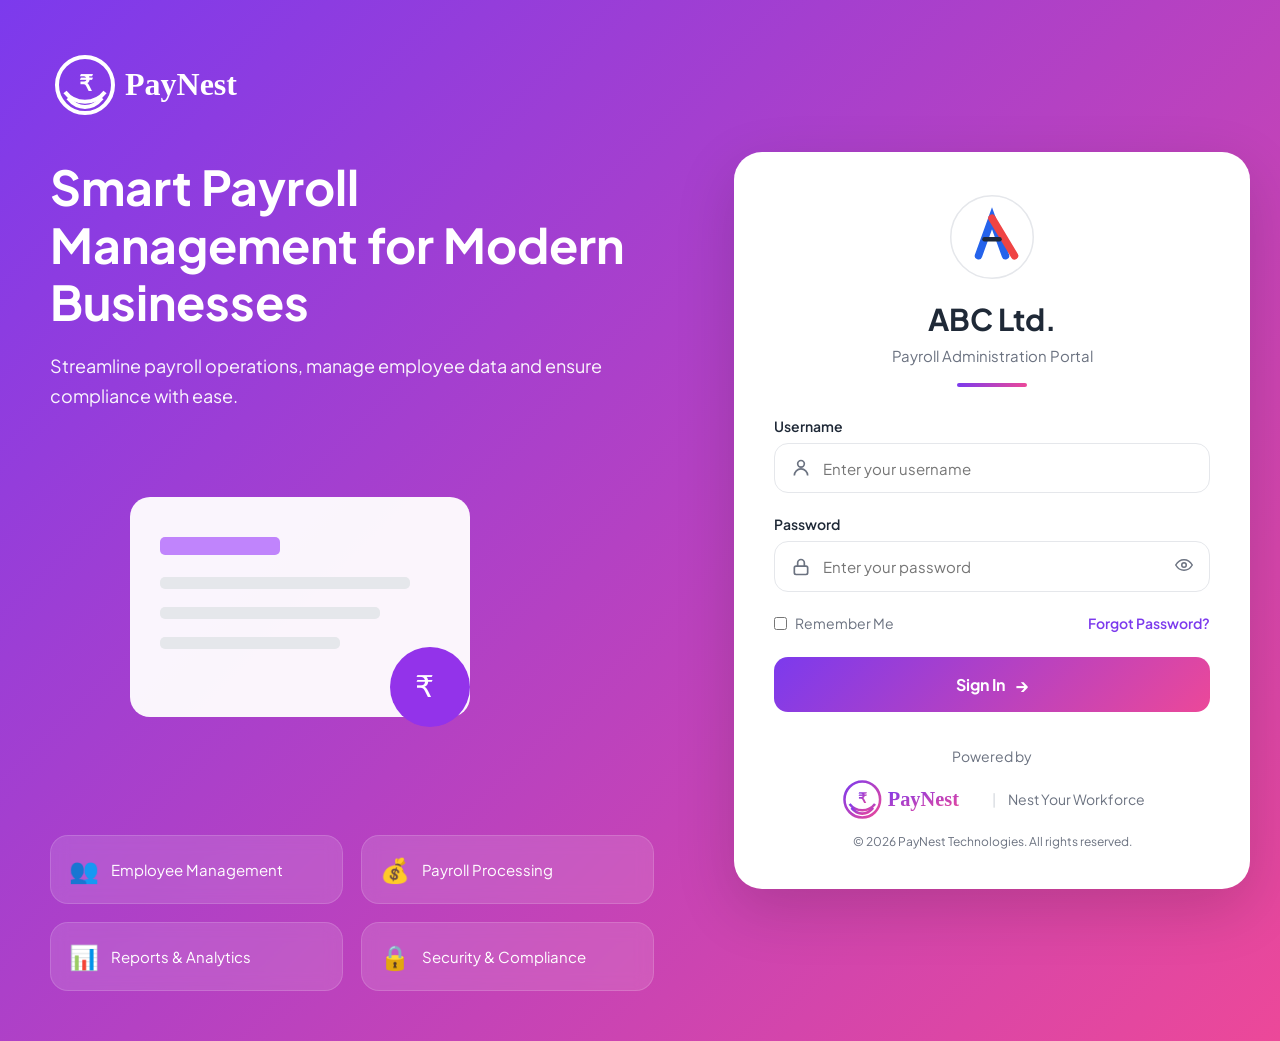
<file: index.html>
<!DOCTYPE html>
<html lang="en">

<head>
    <meta charset="UTF-8">
    <meta name="viewport" content="width=device-width, initial-scale=1.0">
    <title>PayNest | Login</title>
    <link rel="icon" type="image/svg+xml" href="assets/logos/paynest-favicon.svg" />
    <link rel="stylesheet" href="style.css">
</head>

<body class="login-body">

    <div class="main-container">

        <!-- LEFT PANEL -->

        <div class="left-panel">

            <div class="left-content">

                <img
                    src="assets/logos/paynest-logo-white.svg"
                    alt="PayNest"
                    class="paynest-logo-large">

                <h1>
                    Smart Payroll Management
                    for Modern Businesses
                </h1>

                <p class="hero-text">
                    Streamline payroll operations,
                    manage employee data and
                    ensure compliance with ease.
                </p>

                <img
                    src="assets/illustrations/payroll-illustration.svg"
                    alt="Payroll Illustration"
                    class="illustration">

                <div class="feature-grid">

                    <div class="feature-card">
                        <span>👥</span>
                        <p>Employee Management</p>
                    </div>

                    <div class="feature-card">
                        <span>💰</span>
                        <p>Payroll Processing</p>
                    </div>

                    <div class="feature-card">
                        <span>📊</span>
                        <p>Reports & Analytics</p>
                    </div>

                    <div class="feature-card">
                        <span>🔒</span>
                        <p>Security & Compliance</p>
                    </div>

                </div>

            </div>

        </div>

        <!-- RIGHT PANEL -->

        <div class="right-panel">

            <div class="login-card">

                <div class="company-section">

                    <img
                        src="assets/logos/abc-logo.svg"
                        alt="ABC Ltd"
                        class="company-logo">

                    <h2>ABC Ltd.</h2>

                    <p class="portal-title">
                        Payroll Administration Portal
                    </p>

                    <div class="title-divider"></div>

                </div>

                <form id="loginForm">

                    <div class="input-group">

                        <label>Username</label>

                        <div class="input-wrapper">

                            <img
                                src="assets/icons/user.svg"
                                alt="User">

                            <input
                                type="text"
                                id="username"
                                placeholder="Enter your username">

                        </div>

                        <small
                            id="usernameError"
                            class="error">
                        </small>

                    </div>

                    <div class="input-group">

                        <label>Password</label>

                        <div class="input-wrapper">

                            <img
                                src="assets/icons/lock.svg"
                                alt="Lock">

                            <input
                                type="password"
                                id="password"
                                placeholder="Enter your password">

                            <button
                                type="button"
                                class="eye-button"
                                onclick="togglePassword()">

                                <img
                                    src="assets/icons/eye.svg"
                                    alt="Show Password">

                            </button>

                        </div>

                        <small
                            id="passwordError"
                            class="error">
                        </small>

                    </div>

                    <div class="login-options">

                        <label class="remember-me">

                            <input type="checkbox">

                            Remember Me

                        </label>

                        <a href="forgot-password.html">
                            Forgot Password?
                        </a>

                    </div>

                    <button
                        type="submit"
                        id="loginBtn"
                        class="sign-in-btn">

                        <span>Sign In</span>

                        <span class="arrow">
                            →
                        </span>

                    </button>

                </form>

                <div class="footer-branding">

                    <p class="powered-text">
                        Powered by
                    </p>

                    <div class="brand-row">

                        <img
                            src="assets/logos/paynest-logo.svg"
                            alt="PayNest"
                            class="footer-logo">

                        <span class="footer-divider">
                            |
                        </span>

                        <span class="footer-tagline">
                            Nest Your Workforce
                        </span>

                    </div>

                    <p class="copyright">

                        © 2026 PayNest Technologies.
                        All rights reserved.

                    </p>

                </div>

            </div>

        </div>

    </div>

    <script src="app.js"></script>

</body>

</html>
</file>
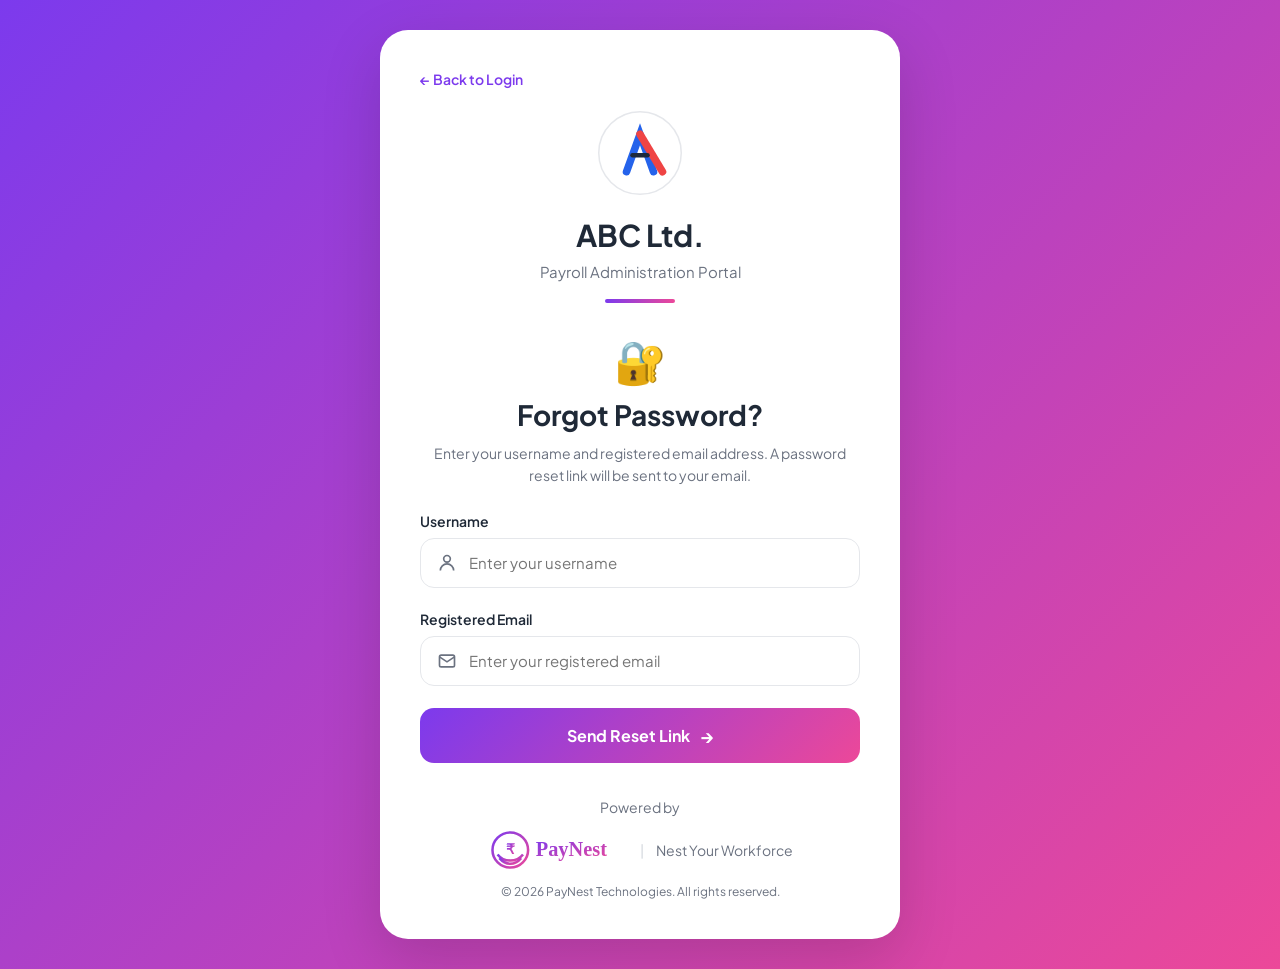
<file: forgot-password.html>
<!DOCTYPE html>
<html lang="en">

<head>
    <meta charset="UTF-8">
    <meta name="viewport" content="width=device-width, initial-scale=1.0">
    <title>PayNest | Forgot Password</title>
    <link rel="stylesheet" href="style.css">
</head>

<body class="login-body">

    <div class="forgot-page">

        <div class="forgot-card">

            <a href="index.html" class="back-link">
                ← Back to Login
            </a>

            <div class="company-section">

                <img
                    src="assets/logos/abc-logo.svg"
                    alt="ABC Ltd"
                    class="company-logo">

                <h2>ABC Ltd.</h2>

                <p class="portal-title">
                    Payroll Administration Portal
                </p>

                <div class="title-divider"></div>

            </div>

            <div class="forgot-header">

                <div class="lock-icon-large">
                    🔐
                </div>

                <h3>
                    Forgot Password?
                </h3>

                <p class="forgot-description">
                    Enter your username and registered email address.
                    A password reset link will be sent to your email.
                </p>

            </div>

            <div class="input-group">

                <label>Username</label>

                <div class="input-wrapper">

                    <img
                        src="assets/icons/user.svg"
                        alt="User">

                    <input
                        type="text"
                        id="forgotUsername"
                        placeholder="Enter your username">

                </div>

            </div>

            <div class="input-group">

                <label>Registered Email</label>

                <div class="input-wrapper">

                    <img
                        src="assets/icons/mail.svg"
                        alt="Mail">

                    <input
                        type="email"
                        id="forgotEmail"
                        placeholder="Enter your registered email">

                </div>

            </div>

            <button
                type="button"
                class="sign-in-btn"
                onclick="sendResetLink()">

                <span>Send Reset Link</span>

                <span class="arrow">
                    →
                </span>

            </button>

            <div class="footer-branding">

                <p class="powered-text">
                    Powered by
                </p>

                <div class="brand-row">

                    <img
                        src="assets/logos/paynest-logo.svg"
                        alt="PayNest"
                        class="footer-logo">

                    <span class="footer-divider">
                        |
                    </span>

                    <span class="footer-tagline">
                        Nest Your Workforce
                    </span>

                </div>

                <p class="copyright">
                    © 2026 PayNest Technologies.
                    All rights reserved.
                </p>

            </div>

        </div>

    </div>

    <script src="app.js"></script>

</body>

</html>
</file>
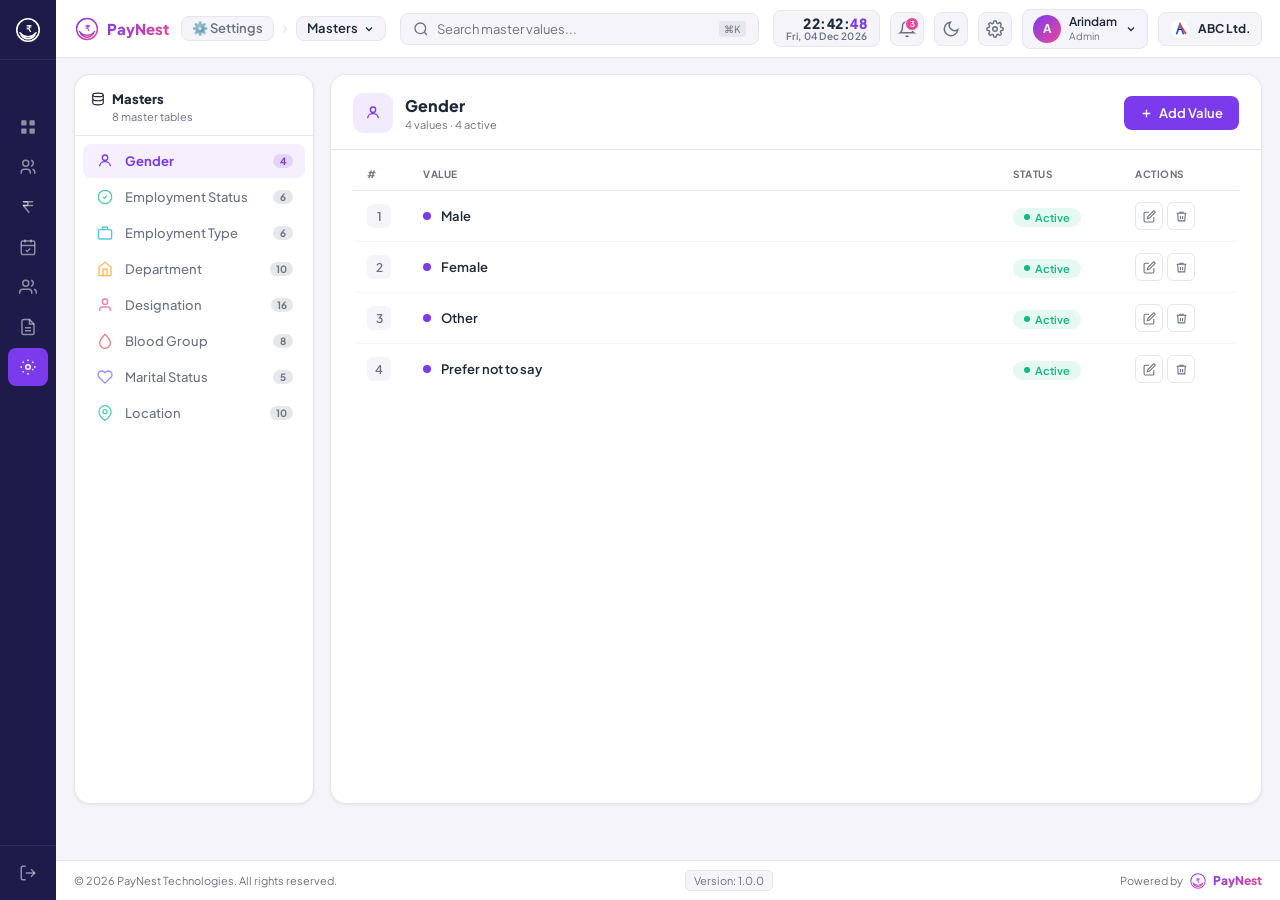
<file: masters.html>
<!DOCTYPE html>
<html lang="en">
<head>
  <meta charset="UTF-8" />
  <meta name="viewport" content="width=device-width, initial-scale=1.0" />
  <title>PayNest | Masters</title>
  <link rel="icon" type="image/svg+xml" href="assets/logos/paynest-favicon.svg" />
  <link rel="stylesheet" href="style.css" />
  <link rel="stylesheet" href="masters.css" />
</head>
<body>

<div class="app" id="app">

  <!-- ══════════ SIDEBAR ══════════ -->
  <aside class="sidebar" id="sidebar">
    <div class="sb-logo">
      <div class="sb-logo-icon">
        <img src="assets/logos/paynest-favicon-white.svg" alt="PayNest" class="sb-logo-img" />
      </div>
      <span class="sb-logo-text">PayNest</span>
    </div>
    <button class="sb-pin-btn" id="sbPinBtn" title="Keep open">
      <svg width="16" height="16" viewBox="0 0 24 24" fill="none" stroke="currentColor" stroke-width="2"><path d="M12 2v10M12 12l4 4M12 12l-4 4M3 21h18"/></svg>
      <span>Keep Open</span>
    </button>
    <nav class="sb-nav">
      <a class="sb-item" href="dashboard.html" data-label="Dashboard">
        <span class="sb-icon"><svg width="18" height="18" viewBox="0 0 24 24" fill="currentColor"><rect x="3" y="3" width="7" height="7" rx="1"/><rect x="14" y="3" width="7" height="7" rx="1"/><rect x="3" y="14" width="7" height="7" rx="1"/><rect x="14" y="14" width="7" height="7" rx="1"/></svg></span>
        <span class="sb-label">Dashboard</span>
      </a>
      <a class="sb-item" href="employees.html" data-label="Employees">
        <span class="sb-icon"><svg width="18" height="18" viewBox="0 0 24 24" fill="none" stroke="currentColor" stroke-width="2"><circle cx="9" cy="7" r="4"/><path d="M3 21v-2a4 4 0 0 1 4-4h4a4 4 0 0 1 4 4v2"/><path d="M16 3.13a4 4 0 0 1 0 7.75"/><path d="M21 21v-2a4 4 0 0 0-3-3.87"/></svg></span>
        <span class="sb-label">Employees</span>
      </a>
      <a class="sb-item" href="#" data-label="Payroll">
        <span class="sb-icon"><svg width="18" height="18" viewBox="0 0 24 24" fill="none" stroke="currentColor" stroke-width="2" stroke-linecap="round" stroke-linejoin="round"><line x1="6" y1="5" x2="18" y2="5"/><line x1="6" y1="10" x2="18" y2="10"/><path d="M6 10l7 9"/><path d="M6 5h5a4 4 0 0 1 0 5H6"/></svg></span>
        <span class="sb-label">Payroll</span>
      </a>
      <a class="sb-item" href="#" data-label="Attendance">
        <span class="sb-icon"><svg width="18" height="18" viewBox="0 0 24 24" fill="none" stroke="currentColor" stroke-width="2"><rect x="3" y="4" width="18" height="18" rx="2"/><path d="M16 2v4M8 2v4M3 10h18"/><path d="M9 16l2 2 4-4"/></svg></span>
        <span class="sb-label">Attendance</span>
      </a>
      <a class="sb-item" href="#" data-label="Leave">
        <span class="sb-icon"><svg width="18" height="18" viewBox="0 0 24 24" fill="none" stroke="currentColor" stroke-width="2"><path d="M17 21v-2a4 4 0 0 0-4-4H5a4 4 0 0 0-4 4v2"/><circle cx="9" cy="7" r="4"/><path d="M23 21v-2a4 4 0 0 0-3-3.87M16 3.13a4 4 0 0 1 0 7.75"/></svg></span>
        <span class="sb-label">Leave</span>
      </a>
      <a class="sb-item" href="#" data-label="Reports">
        <span class="sb-icon"><svg width="18" height="18" viewBox="0 0 24 24" fill="none" stroke="currentColor" stroke-width="2"><path d="M14 2H6a2 2 0 0 0-2 2v16a2 2 0 0 0 2 2h12a2 2 0 0 0 2-2V8z"/><polyline points="14 2 14 8 20 8"/><line x1="16" y1="13" x2="8" y2="13"/><line x1="16" y1="17" x2="8" y2="17"/></svg></span>
        <span class="sb-label">Reports</span>
      </a>
      <a class="sb-item active" href="settings.html" data-label="Settings">
        <span class="sb-icon"><svg width="18" height="18" viewBox="0 0 24 24" fill="none" stroke="currentColor" stroke-width="2"><circle cx="12" cy="12" r="3"/><path d="M19.07 4.93l-1.41 1.41M4.93 4.93l1.41 1.41M12 2v2m0 18v-2m7.07-3.93l-1.41-1.41M4.93 19.07l1.41-1.41M2 12h2m18 0h-2"/></svg></span>
        <span class="sb-label">Settings</span>
      </a>
    </nav>
    <div class="sb-footer">
      <button class="sb-item sb-logout" onclick="logout()">
        <span class="sb-icon"><svg width="18" height="18" viewBox="0 0 24 24" fill="none" stroke="currentColor" stroke-width="2"><path d="M9 21H5a2 2 0 0 1-2-2V5a2 2 0 0 1 2-2h4"/><polyline points="16 17 21 12 16 7"/><line x1="21" y1="12" x2="9" y2="12"/></svg></span>
        <span class="sb-label">Logout</span>
      </button>
    </div>
    <div class="sb-tooltip" id="sbTooltip"></div>
  </aside>

  <!-- ══════════ MAIN ══════════ -->
  <div class="main-wrap" id="mainWrap">

    <!-- TOPBAR -->
    <header class="topbar">
      <div class="topbar-left">
        <div class="topbar-brand">
          <img src="assets/logos/paynest-favicon.svg" alt="PayNest" class="topbar-brand-img" />
          <span class="topbar-brand-name">PayNest</span>
        </div>
        <div class="topbar-breadcrumb">
          <a class="topbar-crumb-parent" href="settings.html">⚙️ Settings</a>
          <svg class="topbar-crumb-sep" width="14" height="14" viewBox="0 0 24 24" fill="none" stroke="currentColor" stroke-width="2.5"><polyline points="9 18 15 12 9 6"/></svg>
          <span class="topbar-page-select" id="pageSelectBtn">
            Masters
            <svg width="12" height="12" viewBox="0 0 24 24" fill="none" stroke="currentColor" stroke-width="2.5"><polyline points="6 9 12 15 18 9"/></svg>
          </span>
          <div class="page-dropdown" id="pageDropdown">
            <a class="pd-item" href="dashboard.html">⊞ Dashboard</a>
            <a class="pd-item" href="employees.html">👥 Employees</a>
            <a class="pd-item" href="#">💰 Payroll</a>
            <a class="pd-item" href="#">📅 Attendance</a>
            <a class="pd-item" href="#">🌿 Leave</a>
            <a class="pd-item" href="#">📊 Reports</a>
            <a class="pd-item" href="settings.html">⚙️ Settings</a>
            <div class="pd-divider"></div>
            <div class="pd-section-label">Under Settings</div>
            <a class="pd-item pd-sub active" href="masters.html">
              <svg width="12" height="12" viewBox="0 0 24 24" fill="none" stroke="currentColor" stroke-width="2"><ellipse cx="12" cy="5" rx="9" ry="3"/><path d="M21 12c0 1.66-4 3-9 3s-9-1.34-9-3"/><path d="M3 5v14c0 1.66 4 3 9 3s9-1.34 9-3V5"/></svg>
              Masters
            </a>
            <a class="pd-item pd-sub pd-soon" href="#">
              <svg width="12" height="12" viewBox="0 0 24 24" fill="none" stroke="currentColor" stroke-width="2"><path d="M3 9l9-7 9 7v11a2 2 0 0 1-2 2H5a2 2 0 0 1-2-2z"/></svg>
              Company Profile
            </a>
            <a class="pd-item pd-sub pd-soon" href="#">
              <svg width="12" height="12" viewBox="0 0 24 24" fill="none" stroke="currentColor" stroke-width="2"><path d="M17 21v-2a4 4 0 0 0-4-4H5a4 4 0 0 0-4 4v2"/><circle cx="9" cy="7" r="4"/></svg>
              Users &amp; Roles
            </a>
          </div>
        </div>
      </div>

      <div class="topbar-search">
        <svg class="search-icon" width="16" height="16" viewBox="0 0 24 24" fill="none" stroke="currentColor" stroke-width="2"><circle cx="11" cy="11" r="8"/><line x1="21" y1="21" x2="16.65" y2="16.65"/></svg>
        <input type="text" placeholder="Search master values..." id="masterSearch" />
        <span class="search-kbd">⌘K</span>
      </div>

      <div class="topbar-right">
        <div class="tb-clock" id="tbClock">
          <div class="tb-clock-time" id="tbClockTime">00:00:00</div>
          <div class="tb-clock-date" id="tbClockDate">Mon, 01 Jan 2026</div>
        </div>
        <button class="tb-icon-btn notif-btn" id="notifBtn">
          <svg width="18" height="18" viewBox="0 0 24 24" fill="none" stroke="currentColor" stroke-width="2"><path d="M18 8A6 6 0 0 0 6 8c0 7-3 9-3 9h18s-3-2-3-9"/><path d="M13.73 21a2 2 0 0 1-3.46 0"/></svg>
          <span class="notif-badge">3</span>
        </button>
        <button class="tb-icon-btn dark-mode-btn" id="darkModeBtn" title="Toggle dark mode">
          <svg class="icon-sun" width="18" height="18" viewBox="0 0 24 24" fill="none" stroke="currentColor" stroke-width="2"><circle cx="12" cy="12" r="5"/><line x1="12" y1="1" x2="12" y2="3"/><line x1="12" y1="21" x2="12" y2="23"/><line x1="4.22" y1="4.22" x2="5.64" y2="5.64"/><line x1="18.36" y1="18.36" x2="19.78" y2="19.78"/><line x1="1" y1="12" x2="3" y2="12"/><line x1="21" y1="12" x2="23" y2="12"/><line x1="4.22" y1="19.78" x2="5.64" y2="18.36"/><line x1="18.36" y1="5.64" x2="19.78" y2="4.22"/></svg>
          <svg class="icon-moon" width="18" height="18" viewBox="0 0 24 24" fill="none" stroke="currentColor" stroke-width="2"><path d="M21 12.79A9 9 0 1 1 11.21 3 7 7 0 0 0 21 12.79z"/></svg>
        </button>
        <a href="settings.html" class="tb-icon-btn" id="settingsBtn" title="Settings">
          <svg width="18" height="18" viewBox="0 0 24 24" fill="none" stroke="currentColor" stroke-width="2"><circle cx="12" cy="12" r="3"/><path d="M19.4 15a1.65 1.65 0 0 0 .33 1.82l.06.06a2 2 0 0 1-2.83 2.83l-.06-.06a1.65 1.65 0 0 0-1.82-.33 1.65 1.65 0 0 0-1 1.51V21a2 2 0 0 1-4 0v-.09A1.65 1.65 0 0 0 9 19.4a1.65 1.65 0 0 0-1.82.33l-.06.06a2 2 0 0 1-2.83-2.83l.06-.06A1.65 1.65 0 0 0 4.68 15a1.65 1.65 0 0 0-1.51-1H3a2 2 0 0 1 0-4h.09A1.65 1.65 0 0 0 4.6 9a1.65 1.65 0 0 0-.33-1.82l-.06-.06a2 2 0 0 1 2.83-2.83l.06.06A1.65 1.65 0 0 0 9 4.68a1.65 1.65 0 0 0 1-1.51V3a2 2 0 0 1 4 0v.09a1.65 1.65 0 0 0 1 1.51 1.65 1.65 0 0 0 1.82-.33l.06-.06a2 2 0 0 1 2.83 2.83l-.06.06A1.65 1.65 0 0 0 19.4 9a1.65 1.65 0 0 0 1.51 1H21a2 2 0 0 1 0 4h-.09a1.65 1.65 0 0 0-1.51 1z"/></svg>
        </a>
        <div class="tb-user" id="userDropdownBtn">
          <div class="tb-avatar" id="tbAvatar">A</div>
          <div class="tb-user-info">
            <span class="tb-name" id="tbName">Arindam</span>
            <span class="tb-role">Admin</span>
          </div>
          <svg width="12" height="12" viewBox="0 0 24 24" fill="none" stroke="currentColor" stroke-width="2.5"><polyline points="6 9 12 15 18 9"/></svg>
          <div class="user-dropdown" id="userDropdown">
            <div class="ud-header">
              <div class="ud-avatar" id="udAvatar">A</div>
              <div>
                <div class="ud-name" id="udName">Arindam</div>
                <div class="ud-email">admin@abcltd.com</div>
              </div>
            </div>
            <div class="ud-divider"></div>
            <label class="ud-item ud-photo-upload">
              <svg width="14" height="14" viewBox="0 0 24 24" fill="none" stroke="currentColor" stroke-width="2"><rect x="3" y="3" width="18" height="18" rx="2"/><circle cx="8.5" cy="8.5" r="1.5"/><polyline points="21 15 16 10 5 21"/></svg>
              Upload Photo
              <input type="file" accept="image/*" id="photoUpload" style="display:none" />
            </label>
            <a class="ud-item" href="#">
              <svg width="14" height="14" viewBox="0 0 24 24" fill="none" stroke="currentColor" stroke-width="2"><path d="M20 21v-2a4 4 0 0 0-4-4H8a4 4 0 0 0-4 4v2"/><circle cx="12" cy="7" r="4"/></svg>
              My Profile
            </a>
            <a class="ud-item" href="#">
              <svg width="14" height="14" viewBox="0 0 24 24" fill="none" stroke="currentColor" stroke-width="2"><rect x="3" y="11" width="18" height="11" rx="2"/><path d="M7 11V7a5 5 0 0 1 10 0v4"/></svg>
              Change Password
            </a>
            <div class="ud-divider"></div>
            <button class="ud-item ud-logout" onclick="logout()">
              <svg width="14" height="14" viewBox="0 0 24 24" fill="none" stroke="currentColor" stroke-width="2"><path d="M9 21H5a2 2 0 0 1-2-2V5a2 2 0 0 1 2-2h4"/><polyline points="16 17 21 12 16 7"/><line x1="21" y1="12" x2="9" y2="12"/></svg>
              Logout
            </button>
          </div>
        </div>
        <div class="tb-client">
          <img src="assets/logos/abc-logo.svg" alt="ABC Ltd" class="tb-client-logo" />
          <span class="tb-client-name">ABC Ltd.</span>
        </div>
      </div>
    </header>

    <!-- PAGE BODY -->
    <div class="page-body" id="pageBody">

      <div class="masters-layout">

        <!-- LEFT: Tab Nav -->
        <aside class="masters-sidebar">
          <div class="masters-sidebar-header">
            <div class="masters-sidebar-title">
              <svg width="14" height="14" viewBox="0 0 24 24" fill="none" stroke="currentColor" stroke-width="2"><ellipse cx="12" cy="5" rx="9" ry="3"/><path d="M21 12c0 1.66-4 3-9 3s-9-1.34-9-3"/><path d="M3 5v14c0 1.66 4 3 9 3s9-1.34 9-3V5"/></svg>
              Masters
            </div>
            <div class="masters-sidebar-sub">8 master tables</div>
          </div>
          <nav id="masterTabNav" class="master-tab-nav"></nav>
        </aside>

        <!-- RIGHT: Panel -->
        <div class="masters-panel-wrap">
          <div id="masterPanel"></div>
        </div>

      </div>

    </div><!-- /page-body -->

    <footer class="app-footer">
      <span class="footer-copy">© 2026 PayNest Technologies. All rights reserved.</span>
      <span class="footer-ver">Version: 1.0.0</span>
      <div class="footer-brand">
        Powered by
        <img src="assets/logos/paynest-favicon.svg" alt="PayNest" class="footer-logo-img" />
        <span class="footer-brand-name">PayNest</span>
      </div>
    </footer>

  </div><!-- /main-wrap -->
</div><!-- /app -->

<!-- ══════════ ADD / EDIT MODAL ══════════ -->
<div class="master-modal-overlay" id="masterModal" onclick="closeMasterModal()" style="display:none;">
  <div class="master-modal-box" onclick="event.stopPropagation()">
    <div class="master-modal-header">
      <span class="master-modal-title" id="masterModalTitle">Add Value</span>
      <button class="master-modal-close" onclick="closeMasterModal()">
        <svg width="14" height="14" viewBox="0 0 24 24" fill="none" stroke="currentColor" stroke-width="2.5"><line x1="18" y1="6" x2="6" y2="18"/><line x1="6" y1="6" x2="18" y2="18"/></svg>
      </button>
    </div>
    <div class="master-modal-body">
      <p class="master-modal-hint" id="masterModalHint">Enter a value</p>
      <input type="text" id="masterModalInput" class="master-modal-input" placeholder="Enter value..." />
      <div class="master-modal-err" id="masterModalErr"></div>
    </div>
    <div class="master-modal-footer">
      <button class="master-btn master-btn-cancel" onclick="closeMasterModal()">
        <svg width="14" height="14" viewBox="0 0 24 24" fill="none" stroke="currentColor" stroke-width="2.5"><line x1="18" y1="6" x2="6" y2="18"/><line x1="6" y1="6" x2="18" y2="18"/></svg>
        Cancel
      </button>
      <button class="master-btn master-btn-save" onclick="saveMasterModal()">
        <svg width="14" height="14" viewBox="0 0 24 24" fill="none" stroke="currentColor" stroke-width="2.5"><polyline points="20 6 9 17 4 12"/></svg>
        Save
      </button>
    </div>
  </div>
</div>

<!-- ══════════ DELETE MODAL ══════════ -->
<div class="master-modal-overlay" id="masterDeleteModal" onclick="closeMasterDeleteModal()" style="display:none;">
  <div class="master-modal-box" onclick="event.stopPropagation()" style="max-width:360px;text-align:center;">
    <div style="width:52px;height:52px;border-radius:50%;background:rgba(239,68,68,.1);display:flex;align-items:center;justify-content:center;margin:0 auto 14px;">
      <svg width="24" height="24" viewBox="0 0 24 24" fill="none" stroke="#EF4444" stroke-width="2"><polyline points="3 6 5 6 21 6"/><path d="M19 6l-1 14H6L5 6"/><path d="M10 11v6M14 11v6"/><path d="M9 6V4h6v2"/></svg>
    </div>
    <div style="font-size:17px;font-weight:800;color:var(--text);margin-bottom:8px;">Delete Value?</div>
    <div style="font-size:13px;color:var(--muted);margin-bottom:20px;">This will permanently remove <strong id="masterDeleteName"></strong> from the master list.</div>
    <div style="display:flex;gap:10px;justify-content:center;">
      <button class="master-btn master-btn-cancel" onclick="closeMasterDeleteModal()">
        <svg width="14" height="14" viewBox="0 0 24 24" fill="none" stroke="currentColor" stroke-width="2.5"><line x1="18" y1="6" x2="6" y2="18"/><line x1="6" y1="6" x2="18" y2="18"/></svg>
        Cancel
      </button>
      <button class="master-btn master-btn-delete" onclick="confirmMasterDelete()">
        <svg width="14" height="14" viewBox="0 0 24 24" fill="none" stroke="currentColor" stroke-width="2"><polyline points="3 6 5 6 21 6"/><path d="M19 6l-1 14H6L5 6"/><path d="M10 11v6M14 11v6"/><path d="M9 6V4h6v2"/></svg>
        Yes, Delete
      </button>
    </div>
  </div>
</div>

<script src="masters.js"></script>
</body>
</html>
</file>
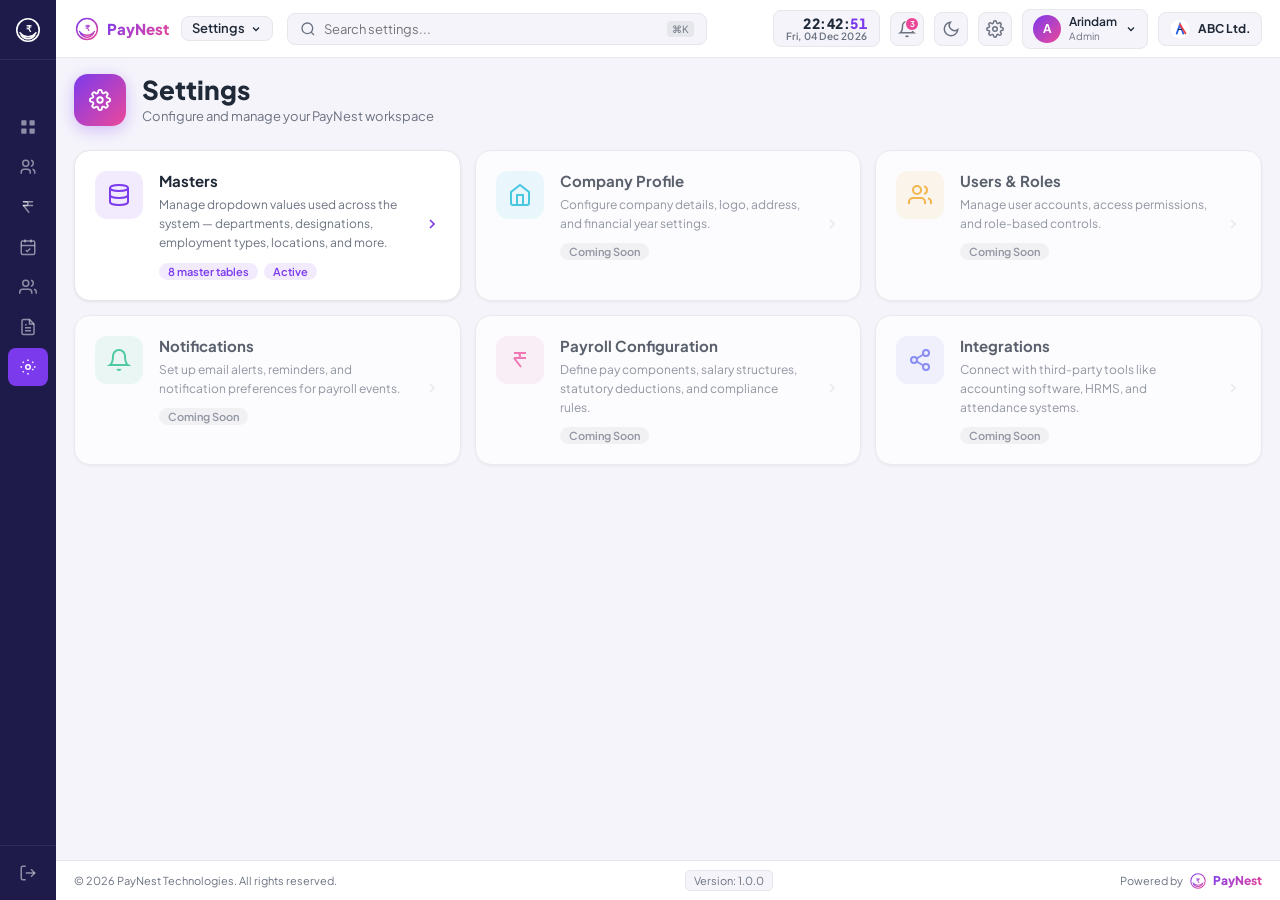
<file: settings.html>
<!DOCTYPE html>
<html lang="en">
<head>
  <meta charset="UTF-8" />
  <meta name="viewport" content="width=device-width, initial-scale=1.0" />
  <title>PayNest | Settings</title>
  <link rel="icon" type="image/svg+xml" href="assets/logos/paynest-favicon.svg" />
  <link rel="stylesheet" href="style.css" />
  <link rel="stylesheet" href="settings.css" />
</head>
<body>

<div class="app" id="app">

  <!-- ══════════════════════════════ SIDEBAR ══════════════════════════════ -->
  <aside class="sidebar" id="sidebar">
    <div class="sb-logo">
      <div class="sb-logo-icon">
        <img src="assets/logos/paynest-favicon-white.svg" alt="PayNest" class="sb-logo-img" />
      </div>
      <span class="sb-logo-text">PayNest</span>
    </div>
    <button class="sb-pin-btn" id="sbPinBtn" title="Keep open">
      <svg width="16" height="16" viewBox="0 0 24 24" fill="none" stroke="currentColor" stroke-width="2"><path d="M12 2v10M12 12l4 4M12 12l-4 4M3 21h18"/></svg>
      <span>Keep Open</span>
    </button>
    <nav class="sb-nav">
      <a class="sb-item" href="dashboard.html" data-label="Dashboard">
        <span class="sb-icon"><svg width="18" height="18" viewBox="0 0 24 24" fill="currentColor"><rect x="3" y="3" width="7" height="7" rx="1"/><rect x="14" y="3" width="7" height="7" rx="1"/><rect x="3" y="14" width="7" height="7" rx="1"/><rect x="14" y="14" width="7" height="7" rx="1"/></svg></span>
        <span class="sb-label">Dashboard</span>
      </a>
      <a class="sb-item" href="employees.html" data-label="Employees">
        <span class="sb-icon"><svg width="18" height="18" viewBox="0 0 24 24" fill="none" stroke="currentColor" stroke-width="2"><circle cx="9" cy="7" r="4"/><path d="M3 21v-2a4 4 0 0 1 4-4h4a4 4 0 0 1 4 4v2"/><path d="M16 3.13a4 4 0 0 1 0 7.75"/><path d="M21 21v-2a4 4 0 0 0-3-3.87"/></svg></span>
        <span class="sb-label">Employees</span>
      </a>
      <a class="sb-item" href="#" data-label="Payroll">
        <span class="sb-icon"><svg width="18" height="18" viewBox="0 0 24 24" fill="none" stroke="currentColor" stroke-width="2" stroke-linecap="round" stroke-linejoin="round"><line x1="6" y1="5" x2="18" y2="5"/><line x1="6" y1="10" x2="18" y2="10"/><path d="M6 10l7 9"/><path d="M6 5h5a4 4 0 0 1 0 5H6"/></svg></span>
        <span class="sb-label">Payroll</span>
      </a>
      <a class="sb-item" href="#" data-label="Attendance">
        <span class="sb-icon"><svg width="18" height="18" viewBox="0 0 24 24" fill="none" stroke="currentColor" stroke-width="2"><rect x="3" y="4" width="18" height="18" rx="2"/><path d="M16 2v4M8 2v4M3 10h18"/><path d="M9 16l2 2 4-4"/></svg></span>
        <span class="sb-label">Attendance</span>
      </a>
      <a class="sb-item" href="#" data-label="Leave">
        <span class="sb-icon"><svg width="18" height="18" viewBox="0 0 24 24" fill="none" stroke="currentColor" stroke-width="2"><path d="M17 21v-2a4 4 0 0 0-4-4H5a4 4 0 0 0-4 4v2"/><circle cx="9" cy="7" r="4"/><path d="M23 21v-2a4 4 0 0 0-3-3.87M16 3.13a4 4 0 0 1 0 7.75"/></svg></span>
        <span class="sb-label">Leave</span>
      </a>
      <a class="sb-item" href="#" data-label="Reports">
        <span class="sb-icon"><svg width="18" height="18" viewBox="0 0 24 24" fill="none" stroke="currentColor" stroke-width="2"><path d="M14 2H6a2 2 0 0 0-2 2v16a2 2 0 0 0 2 2h12a2 2 0 0 0 2-2V8z"/><polyline points="14 2 14 8 20 8"/><line x1="16" y1="13" x2="8" y2="13"/><line x1="16" y1="17" x2="8" y2="17"/><polyline points="10 9 9 9 8 9"/></svg></span>
        <span class="sb-label">Reports</span>
      </a>
      <a class="sb-item active" href="settings.html" data-label="Settings">
        <span class="sb-icon"><svg width="18" height="18" viewBox="0 0 24 24" fill="none" stroke="currentColor" stroke-width="2"><circle cx="12" cy="12" r="3"/><path d="M19.07 4.93l-1.41 1.41M4.93 4.93l1.41 1.41M12 2v2m0 18v-2m7.07-3.93l-1.41-1.41M4.93 19.07l1.41-1.41M2 12h2m18 0h-2"/></svg></span>
        <span class="sb-label">Settings</span>
      </a>
    </nav>
    <div class="sb-footer">
      <button class="sb-item sb-logout" onclick="logout()">
        <span class="sb-icon"><svg width="18" height="18" viewBox="0 0 24 24" fill="none" stroke="currentColor" stroke-width="2"><path d="M9 21H5a2 2 0 0 1-2-2V5a2 2 0 0 1 2-2h4"/><polyline points="16 17 21 12 16 7"/><line x1="21" y1="12" x2="9" y2="12"/></svg></span>
        <span class="sb-label">Logout</span>
      </button>
    </div>
    <div class="sb-tooltip" id="sbTooltip"></div>
  </aside>

  <!-- ══════════════════════════════ MAIN ══════════════════════════════ -->
  <div class="main-wrap" id="mainWrap">

    <!-- TOPBAR -->
    <header class="topbar">
      <div class="topbar-left">
        <div class="topbar-brand">
          <img src="assets/logos/paynest-favicon.svg" alt="PayNest" class="topbar-brand-img" />
          <span class="topbar-brand-name">PayNest</span>
        </div>
        <div class="topbar-breadcrumb">
          <span class="topbar-page-select" id="pageSelectBtn">
            Settings
            <svg width="12" height="12" viewBox="0 0 24 24" fill="none" stroke="currentColor" stroke-width="2.5"><polyline points="6 9 12 15 18 9"/></svg>
          </span>
          <div class="page-dropdown" id="pageDropdown">
            <a class="pd-item" href="dashboard.html">⊞ Dashboard</a>
            <a class="pd-item" href="employees.html">👥 Employees</a>
            <a class="pd-item" href="#">💰 Payroll</a>
            <a class="pd-item" href="#">📅 Attendance</a>
            <a class="pd-item" href="#">🌿 Leave</a>
            <a class="pd-item" href="#">📊 Reports</a>
            <a class="pd-item active" href="settings.html">⚙️ Settings</a>
          </div>
        </div>
      </div>

      <div class="topbar-search">
        <svg class="search-icon" width="16" height="16" viewBox="0 0 24 24" fill="none" stroke="currentColor" stroke-width="2"><circle cx="11" cy="11" r="8"/><line x1="21" y1="21" x2="16.65" y2="16.65"/></svg>
        <input type="text" placeholder="Search settings..." id="settingsSearch" />
        <span class="search-kbd">⌘K</span>
      </div>

      <div class="topbar-right">
        <div class="tb-clock" id="tbClock">
          <div class="tb-clock-time" id="tbClockTime">00:00:00</div>
          <div class="tb-clock-date" id="tbClockDate">Mon, 01 Jan 2026</div>
        </div>
        <button class="tb-icon-btn notif-btn" id="notifBtn">
          <svg width="18" height="18" viewBox="0 0 24 24" fill="none" stroke="currentColor" stroke-width="2"><path d="M18 8A6 6 0 0 0 6 8c0 7-3 9-3 9h18s-3-2-3-9"/><path d="M13.73 21a2 2 0 0 1-3.46 0"/></svg>
          <span class="notif-badge">3</span>
        </button>
        <button class="tb-icon-btn dark-mode-btn" id="darkModeBtn" title="Toggle dark mode">
          <svg class="icon-sun" width="18" height="18" viewBox="0 0 24 24" fill="none" stroke="currentColor" stroke-width="2"><circle cx="12" cy="12" r="5"/><line x1="12" y1="1" x2="12" y2="3"/><line x1="12" y1="21" x2="12" y2="23"/><line x1="4.22" y1="4.22" x2="5.64" y2="5.64"/><line x1="18.36" y1="18.36" x2="19.78" y2="19.78"/><line x1="1" y1="12" x2="3" y2="12"/><line x1="21" y1="12" x2="23" y2="12"/><line x1="4.22" y1="19.78" x2="5.64" y2="18.36"/><line x1="18.36" y1="5.64" x2="19.78" y2="4.22"/></svg>
          <svg class="icon-moon" width="18" height="18" viewBox="0 0 24 24" fill="none" stroke="currentColor" stroke-width="2"><path d="M21 12.79A9 9 0 1 1 11.21 3 7 7 0 0 0 21 12.79z"/></svg>
        </button>
        <a href="settings.html" class="tb-icon-btn" id="settingsBtn" title="Settings">
          <svg width="18" height="18" viewBox="0 0 24 24" fill="none" stroke="currentColor" stroke-width="2"><circle cx="12" cy="12" r="3"/><path d="M19.4 15a1.65 1.65 0 0 0 .33 1.82l.06.06a2 2 0 0 1-2.83 2.83l-.06-.06a1.65 1.65 0 0 0-1.82-.33 1.65 1.65 0 0 0-1 1.51V21a2 2 0 0 1-4 0v-.09A1.65 1.65 0 0 0 9 19.4a1.65 1.65 0 0 0-1.82.33l-.06.06a2 2 0 0 1-2.83-2.83l.06-.06A1.65 1.65 0 0 0 4.68 15a1.65 1.65 0 0 0-1.51-1H3a2 2 0 0 1 0-4h.09A1.65 1.65 0 0 0 4.6 9a1.65 1.65 0 0 0-.33-1.82l-.06-.06a2 2 0 0 1 2.83-2.83l.06.06A1.65 1.65 0 0 0 9 4.68a1.65 1.65 0 0 0 1-1.51V3a2 2 0 0 1 4 0v.09a1.65 1.65 0 0 0 1 1.51 1.65 1.65 0 0 0 1.82-.33l.06-.06a2 2 0 0 1 2.83 2.83l-.06.06A1.65 1.65 0 0 0 19.4 9a1.65 1.65 0 0 0 1.51 1H21a2 2 0 0 1 0 4h-.09a1.65 1.65 0 0 0-1.51 1z"/></svg>
        </a>
        <div class="tb-user" id="userDropdownBtn">
          <div class="tb-avatar" id="tbAvatar">A</div>
          <div class="tb-user-info">
            <span class="tb-name" id="tbName">Arindam</span>
            <span class="tb-role">Admin</span>
          </div>
          <svg width="12" height="12" viewBox="0 0 24 24" fill="none" stroke="currentColor" stroke-width="2.5"><polyline points="6 9 12 15 18 9"/></svg>
          <div class="user-dropdown" id="userDropdown">
            <div class="ud-header">
              <div class="ud-avatar" id="udAvatar">A</div>
              <div>
                <div class="ud-name" id="udName">Arindam</div>
                <div class="ud-email">admin@abcltd.com</div>
              </div>
            </div>
            <div class="ud-divider"></div>
            <label class="ud-item ud-photo-upload">
              <svg width="14" height="14" viewBox="0 0 24 24" fill="none" stroke="currentColor" stroke-width="2"><rect x="3" y="3" width="18" height="18" rx="2"/><circle cx="8.5" cy="8.5" r="1.5"/><polyline points="21 15 16 10 5 21"/></svg>
              Upload Photo
              <input type="file" accept="image/*" id="photoUpload" style="display:none" />
            </label>
            <a class="ud-item" href="#">
              <svg width="14" height="14" viewBox="0 0 24 24" fill="none" stroke="currentColor" stroke-width="2"><path d="M20 21v-2a4 4 0 0 0-4-4H8a4 4 0 0 0-4 4v2"/><circle cx="12" cy="7" r="4"/></svg>
              My Profile
            </a>
            <a class="ud-item" href="#">
              <svg width="14" height="14" viewBox="0 0 24 24" fill="none" stroke="currentColor" stroke-width="2"><rect x="3" y="11" width="18" height="11" rx="2"/><path d="M7 11V7a5 5 0 0 1 10 0v4"/></svg>
              Change Password
            </a>
            <div class="ud-divider"></div>
            <button class="ud-item ud-logout" onclick="logout()">
              <svg width="14" height="14" viewBox="0 0 24 24" fill="none" stroke="currentColor" stroke-width="2"><path d="M9 21H5a2 2 0 0 1-2-2V5a2 2 0 0 1 2-2h4"/><polyline points="16 17 21 12 16 7"/><line x1="21" y1="12" x2="9" y2="12"/></svg>
              Logout
            </button>
          </div>
        </div>
        <div class="tb-client">
          <img src="assets/logos/abc-logo.svg" alt="ABC Ltd" class="tb-client-logo" />
          <span class="tb-client-name">ABC Ltd.</span>
        </div>
      </div>
    </header>

    <!-- PAGE BODY -->
    <div class="page-body" id="pageBody">

      <!-- Settings Header -->
      <div class="settings-page-header">
        <div class="settings-page-title-row">
          <div class="settings-page-icon">
            <svg width="22" height="22" viewBox="0 0 24 24" fill="none" stroke="currentColor" stroke-width="2"><circle cx="12" cy="12" r="3"/><path d="M19.4 15a1.65 1.65 0 0 0 .33 1.82l.06.06a2 2 0 0 1-2.83 2.83l-.06-.06a1.65 1.65 0 0 0-1.82-.33 1.65 1.65 0 0 0-1 1.51V21a2 2 0 0 1-4 0v-.09A1.65 1.65 0 0 0 9 19.4a1.65 1.65 0 0 0-1.82.33l-.06.06a2 2 0 0 1-2.83-2.83l.06-.06A1.65 1.65 0 0 0 4.68 15a1.65 1.65 0 0 0-1.51-1H3a2 2 0 0 1 0-4h.09A1.65 1.65 0 0 0 4.6 9a1.65 1.65 0 0 0-.33-1.82l-.06-.06a2 2 0 0 1 2.83-2.83l.06.06A1.65 1.65 0 0 0 9 4.68a1.65 1.65 0 0 0 1-1.51V3a2 2 0 0 1 4 0v.09a1.65 1.65 0 0 0 1 1.51 1.65 1.65 0 0 0 1.82-.33l.06-.06a2 2 0 0 1 2.83 2.83l-.06.06A1.65 1.65 0 0 0 19.4 9a1.65 1.65 0 0 0 1.51 1H21a2 2 0 0 1 0 4h-.09a1.65 1.65 0 0 0-1.51 1z"/></svg>
          </div>
          <div>
            <h1 class="settings-page-title">Settings</h1>
            <p class="settings-page-sub">Configure and manage your PayNest workspace</p>
          </div>
        </div>
      </div>

      <!-- Settings Categories Grid -->
      <div class="settings-categories-grid">

        <!-- Configuration / Masters card -->
        <a href="masters.html" class="settings-category-card settings-card-active">
          <div class="scc-icon-wrap" style="background:rgba(124,58,237,.1);color:#7C3AED;">
            <svg width="24" height="24" viewBox="0 0 24 24" fill="none" stroke="currentColor" stroke-width="2"><ellipse cx="12" cy="5" rx="9" ry="3"/><path d="M21 12c0 1.66-4 3-9 3s-9-1.34-9-3"/><path d="M3 5v14c0 1.66 4 3 9 3s9-1.34 9-3V5"/></svg>
          </div>
          <div class="scc-body">
            <div class="scc-title">Masters</div>
            <div class="scc-desc">Manage dropdown values used across the system — departments, designations, employment types, locations, and more.</div>
            <div class="scc-meta">
              <span class="scc-tag">8 master tables</span>
              <span class="scc-tag">Active</span>
            </div>
          </div>
          <div class="scc-arrow">
            <svg width="16" height="16" viewBox="0 0 24 24" fill="none" stroke="currentColor" stroke-width="2.5"><polyline points="9 18 15 12 9 6"/></svg>
          </div>
        </a>

        <!-- Placeholder: Company Profile (coming soon) -->
        <div class="settings-category-card settings-card-soon">
          <div class="scc-icon-wrap" style="background:rgba(6,182,212,.1);color:#06B6D4;">
            <svg width="24" height="24" viewBox="0 0 24 24" fill="none" stroke="currentColor" stroke-width="2"><path d="M3 9l9-7 9 7v11a2 2 0 0 1-2 2H5a2 2 0 0 1-2-2z"/><polyline points="9 22 9 12 15 12 15 22"/></svg>
          </div>
          <div class="scc-body">
            <div class="scc-title">Company Profile</div>
            <div class="scc-desc">Configure company details, logo, address, and financial year settings.</div>
            <div class="scc-meta">
              <span class="scc-tag scc-tag-soon">Coming Soon</span>
            </div>
          </div>
          <div class="scc-arrow scc-arrow-muted">
            <svg width="16" height="16" viewBox="0 0 24 24" fill="none" stroke="currentColor" stroke-width="2.5"><polyline points="9 18 15 12 9 6"/></svg>
          </div>
        </div>

        <!-- Placeholder: User & Roles (coming soon) -->
        <div class="settings-category-card settings-card-soon">
          <div class="scc-icon-wrap" style="background:rgba(245,158,11,.1);color:#F59E0B;">
            <svg width="24" height="24" viewBox="0 0 24 24" fill="none" stroke="currentColor" stroke-width="2"><path d="M17 21v-2a4 4 0 0 0-4-4H5a4 4 0 0 0-4 4v2"/><circle cx="9" cy="7" r="4"/><path d="M23 21v-2a4 4 0 0 0-3-3.87"/><path d="M16 3.13a4 4 0 0 1 0 7.75"/></svg>
          </div>
          <div class="scc-body">
            <div class="scc-title">Users &amp; Roles</div>
            <div class="scc-desc">Manage user accounts, access permissions, and role-based controls.</div>
            <div class="scc-meta">
              <span class="scc-tag scc-tag-soon">Coming Soon</span>
            </div>
          </div>
          <div class="scc-arrow scc-arrow-muted">
            <svg width="16" height="16" viewBox="0 0 24 24" fill="none" stroke="currentColor" stroke-width="2.5"><polyline points="9 18 15 12 9 6"/></svg>
          </div>
        </div>

        <!-- Placeholder: Notifications (coming soon) -->
        <div class="settings-category-card settings-card-soon">
          <div class="scc-icon-wrap" style="background:rgba(16,185,129,.1);color:#10B981;">
            <svg width="24" height="24" viewBox="0 0 24 24" fill="none" stroke="currentColor" stroke-width="2"><path d="M18 8A6 6 0 0 0 6 8c0 7-3 9-3 9h18s-3-2-3-9"/><path d="M13.73 21a2 2 0 0 1-3.46 0"/></svg>
          </div>
          <div class="scc-body">
            <div class="scc-title">Notifications</div>
            <div class="scc-desc">Set up email alerts, reminders, and notification preferences for payroll events.</div>
            <div class="scc-meta">
              <span class="scc-tag scc-tag-soon">Coming Soon</span>
            </div>
          </div>
          <div class="scc-arrow scc-arrow-muted">
            <svg width="16" height="16" viewBox="0 0 24 24" fill="none" stroke="currentColor" stroke-width="2.5"><polyline points="9 18 15 12 9 6"/></svg>
          </div>
        </div>

        <!-- Placeholder: Payroll Config (coming soon) -->
        <div class="settings-category-card settings-card-soon">
          <div class="scc-icon-wrap" style="background:rgba(236,72,153,.1);color:#EC4899;">
            <svg width="24" height="24" viewBox="0 0 24 24" fill="none" stroke="currentColor" stroke-width="2"><line x1="6" y1="5" x2="18" y2="5"/><line x1="6" y1="10" x2="18" y2="10"/><path d="M6 10l7 9"/><path d="M6 5h5a4 4 0 0 1 0 5H6"/></svg>
          </div>
          <div class="scc-body">
            <div class="scc-title">Payroll Configuration</div>
            <div class="scc-desc">Define pay components, salary structures, statutory deductions, and compliance rules.</div>
            <div class="scc-meta">
              <span class="scc-tag scc-tag-soon">Coming Soon</span>
            </div>
          </div>
          <div class="scc-arrow scc-arrow-muted">
            <svg width="16" height="16" viewBox="0 0 24 24" fill="none" stroke="currentColor" stroke-width="2.5"><polyline points="9 18 15 12 9 6"/></svg>
          </div>
        </div>

        <!-- Placeholder: Integrations (coming soon) -->
        <div class="settings-category-card settings-card-soon">
          <div class="scc-icon-wrap" style="background:rgba(99,102,241,.1);color:#6366F1;">
            <svg width="24" height="24" viewBox="0 0 24 24" fill="none" stroke="currentColor" stroke-width="2"><circle cx="18" cy="5" r="3"/><circle cx="6" cy="12" r="3"/><circle cx="18" cy="19" r="3"/><line x1="8.59" y1="13.51" x2="15.42" y2="17.49"/><line x1="15.41" y1="6.51" x2="8.59" y2="10.49"/></svg>
          </div>
          <div class="scc-body">
            <div class="scc-title">Integrations</div>
            <div class="scc-desc">Connect with third-party tools like accounting software, HRMS, and attendance systems.</div>
            <div class="scc-meta">
              <span class="scc-tag scc-tag-soon">Coming Soon</span>
            </div>
          </div>
          <div class="scc-arrow scc-arrow-muted">
            <svg width="16" height="16" viewBox="0 0 24 24" fill="none" stroke="currentColor" stroke-width="2.5"><polyline points="9 18 15 12 9 6"/></svg>
          </div>
        </div>

      </div><!-- /settings-categories-grid -->

    </div><!-- /page-body -->

    <footer class="app-footer">
      <span class="footer-copy">© 2026 PayNest Technologies. All rights reserved.</span>
      <span class="footer-ver">Version: 1.0.0</span>
      <div class="footer-brand">
        Powered by
        <img src="assets/logos/paynest-favicon.svg" alt="PayNest" class="footer-logo-img" />
        <span class="footer-brand-name">PayNest</span>
      </div>
    </footer>

  </div><!-- /main-wrap -->
</div><!-- /app -->

<script src="settings.js"></script>

</body>
</html>
</file>
<file: style.css>
/* =============================================
   PAYNEST — COMPLETE STYLESHEET v2
   Covers: Login · Forgot Password · Dashboard
============================================= */

/* ── GOOGLE FONTS ── */
@import url('https://fonts.googleapis.com/css2?family=Plus+Jakarta+Sans:wght@300;400;500;600;700;800&display=swap');

/* ── DESIGN TOKENS ── */
:root {
  --primary:       #7C3AED;
  --primary-light: #A78BFA;
  --primary-xlt:   #EDE9FE;
  --secondary:     #EC4899;
  --accent:        #06B6D4;
  --success:       #10B981;
  --warning:       #F59E0B;
  --danger:        #EF4444;

  --dark:          #1E1B4B;
  --sidebar-bg:    #1E1B4B;
  --sidebar-w:     56px;         /* collapsed */
  --sidebar-w-exp: 220px;        /* expanded */

  --bg:            #F5F4FB;
  --white:         #FFFFFF;
  --text:          #1F2937;
  --muted:         #6B7280;
  --border:        #E5E7EB;

  --radius-sm:     8px;
  --radius:        12px;
  --radius-lg:     16px;

  --shadow-sm:     0 1px 3px rgba(0,0,0,.08);
  --shadow:        0 4px 16px rgba(0,0,0,.08);
  --shadow-lg:     0 8px 32px rgba(0,0,0,.12);

  --font:          'Plus Jakarta Sans', 'Segoe UI', sans-serif;

  --topbar-h:      58px;
  --footer-h:      40px;
}

/* ══════════════════════════════
   GLOBAL RESET
══════════════════════════════ */
*, *::before, *::after {
  margin: 0; padding: 0;
  box-sizing: border-box;
}
html { font-size: 14px; }
body {
  font-family: var(--font);
  background: var(--bg);
  color: var(--text);
  min-height: 100vh;
  -webkit-font-smoothing: antialiased;
}
a { text-decoration: none; color: inherit; }
button { cursor: pointer; font-family: var(--font); }
input, select { font-family: var(--font); }

/* ══════════════════════════════
   LOGIN PAGE
══════════════════════════════ */
body.login-body {
  background: linear-gradient(135deg, #7C3AED 0%, #EC4899 100%);
}
.main-container {
  min-height: 100vh;
  display: flex;
}
.left-panel {
  width: 55%; padding: 50px;
  display: flex; align-items: center; justify-content: center;
}
.left-content { max-width: 620px; color: white; }
.paynest-logo-large { width: 220px; margin-bottom: 35px; }
.left-content h1 { font-size: 48px; line-height: 1.2; margin-bottom: 20px; font-weight: 700; }
.hero-text { font-size: 18px; line-height: 1.7; opacity: .95; margin-bottom: 35px; }
.illustration { width: 100%; max-width: 500px; margin-bottom: 35px; }
.feature-grid { display: grid; grid-template-columns: repeat(2,1fr); gap: 18px; }
.feature-card {
  background: rgba(255,255,255,.12);
  backdrop-filter: blur(8px);
  border: 1px solid rgba(255,255,255,.15);
  border-radius: 18px; padding: 18px;
  display: flex; align-items: center; gap: 12px;
}
.feature-card span { font-size: 24px; }
.feature-card p { font-size: 15px; }
.right-panel {
  width: 45%;
  display: flex; justify-content: center; align-items: center; padding: 30px;
}
.login-card, .forgot-card {
  width: 100%; max-width: 520px;
  background: white; border-radius: 28px; padding: 40px;
  box-shadow: 0 20px 60px rgba(0,0,0,.15);
}
.company-section { text-align: center; }
.company-logo { width: 90px; margin-bottom: 15px; }
.company-section h2 { color: var(--text); font-size: 30px; margin-bottom: 8px; }
.portal-title { color: var(--muted); font-size: 15px; }
.title-divider {
  width: 70px; height: 4px; border-radius: 50px;
  margin: 18px auto 30px;
  background: linear-gradient(90deg, var(--primary), var(--secondary));
}
.input-group { margin-bottom: 22px; }
.input-group label { display: block; margin-bottom: 8px; font-weight: 600; color: var(--text); }
.input-wrapper {
  display: flex; align-items: center; gap: 12px;
  border: 1px solid var(--border); border-radius: 14px;
  padding: 14px 16px; background: white;
}
.input-wrapper img { width: 20px; height: 20px; }
.input-wrapper input { border: none; outline: none; flex: 1; font-size: 15px; }
.input-wrapper:focus-within {
  border-color: var(--primary);
  box-shadow: 0 0 0 4px rgba(124,58,237,.08);
}
.eye-button { border: none; background: none; cursor: pointer; }
.eye-button img { width: 18px; height: 18px; }
.error { display: block; color: #EF4444; margin-top: 6px; font-size: 13px; }
.login-options { display: flex; justify-content: space-between; align-items: center; margin-bottom: 25px; }
.remember-me { display: flex; align-items: center; gap: 8px; font-size: 14px; color: var(--muted); }
.login-options a { color: var(--primary); font-size: 14px; font-weight: 600; }
.sign-in-btn {
  width: 100%; border: none; padding: 16px 20px;
  display: flex; justify-content: center; align-items: center; gap: 10px;
  border-radius: 14px; color: white; font-size: 16px; font-weight: 700;
  background: linear-gradient(135deg, var(--primary), var(--secondary));
  transition: .3s;
}
.sign-in-btn:hover { transform: translateY(-2px); }
.arrow { font-size: 18px; }
.footer-branding { text-align: center; margin-top: 35px; }
.powered-text { color: var(--muted); font-size: 14px; margin-bottom: 12px; }
.brand-row { display: flex; justify-content: center; align-items: center; gap: 12px; }
.footer-logo { width: 140px; }
.footer-divider { color: #D1D5DB; }
.footer-tagline { color: var(--muted); font-size: 14px; }
.copyright { margin-top: 12px; color: var(--muted); font-size: 12px; }

/* Forgot page */
.forgot-page {
  min-height: 100vh; display: flex;
  justify-content: center; align-items: center; padding: 30px;
}
.back-link { color: var(--primary); font-weight: 600; display: inline-block; margin-bottom: 20px; }
.forgot-header { text-align: center; margin-bottom: 25px; }
.lock-icon-large { font-size: 42px; margin-bottom: 10px; }
.forgot-header h3 { font-size: 28px; color: var(--text); margin-bottom: 10px; }
.forgot-description { color: var(--muted); line-height: 1.6; }

/* Spinner */
.spinner {
  width: 18px; height: 18px;
  border: 2px solid rgba(255,255,255,.4);
  border-top: 2px solid white;
  border-radius: 50%;
  display: inline-block;
  animation: spin .8s linear infinite;
}
@keyframes spin { to { transform: rotate(360deg); } }

/* ══════════════════════════════
   DASHBOARD APP SHELL
══════════════════════════════ */
.app {
  display: flex;
  height: 100vh;
  overflow: hidden;
}

/* ══════════════════════════════
   SIDEBAR
══════════════════════════════ */
.sidebar {
  width: var(--sidebar-w);
  background: var(--sidebar-bg);
  display: flex;
  flex-direction: column;
  transition: width .25s ease;
  overflow: hidden;
  position: relative;
  z-index: 200;
  flex-shrink: 0;
}
/* Expanded states */
.sidebar.expanded,
.sidebar:hover {
  width: var(--sidebar-w-exp);
}
.sidebar.pinned {
  width: var(--sidebar-w-exp);
}

/* Logo */
.sb-logo {
  display: flex; align-items: center; gap: 10px;
  padding: 16px 14px 12px;
  border-bottom: 1px solid rgba(255,255,255,.07);
  white-space: nowrap;
  overflow: hidden;
}
.sb-logo-img {
  width: 28px; height: 28px;
  filter: brightness(0) invert(1);
  flex-shrink: 0;
}
.sb-logo-text {
  color: white;
  font-size: 16px; font-weight: 800;
  opacity: 0; transition: opacity .2s .05s;
  letter-spacing: .3px;
}
.sidebar.expanded .sb-logo-text,
.sidebar:hover .sb-logo-text,
.sidebar.pinned .sb-logo-text { opacity: 1; }

/* Pin button */
.sb-pin-btn {
  display: flex; align-items: center; gap: 8px;
  background: rgba(255,255,255,.07);
  border: 1px solid rgba(255,255,255,.1);
  border-radius: var(--radius-sm);
  color: rgba(255,255,255,.5);
  font-size: 11px; font-weight: 600;
  padding: 6px 12px; margin: 8px 10px 4px;
  white-space: nowrap;
  opacity: 0; pointer-events: none;
  transition: opacity .15s, background .2s;
  overflow: hidden;
}
.sb-pin-btn svg { flex-shrink: 0; }
.sidebar.expanded .sb-pin-btn,
.sidebar:hover .sb-pin-btn { opacity: 1; pointer-events: auto; }
.sidebar.pinned .sb-pin-btn {
  background: rgba(124,58,237,.3);
  color: white; opacity: 1; pointer-events: auto;
}
.sb-pin-btn:hover { background: rgba(255,255,255,.1); }

/* Nav */
.sb-nav {
  flex: 1; padding: 6px 8px;
  overflow-y: auto; overflow-x: hidden;
}
.sb-nav::-webkit-scrollbar { width: 3px; }
.sb-nav::-webkit-scrollbar-thumb { background: rgba(255,255,255,.1); border-radius: 2px; }

.sb-item {
  display: flex; align-items: center; gap: 12px;
  padding: 10px 10px; border-radius: var(--radius-sm);
  color: rgba(255,255,255,.5);
  font-size: 13px; font-weight: 500;
  margin-bottom: 2px; white-space: nowrap;
  transition: background .18s, color .18s;
  border: none; background: none; width: 100%;
  text-align: left;
}
.sb-item:hover {
  background: rgba(255,255,255,.07);
  color: rgba(255,255,255,.85);
}
.sb-item.active {
  background: var(--primary);
  color: white;
}
.sb-icon { flex-shrink: 0; width: 20px; display: flex; align-items: center; justify-content: center; }
.sb-label {
  opacity: 0; transition: opacity .15s .05s;
  white-space: nowrap; overflow: hidden;
}
.sidebar.expanded .sb-label,
.sidebar:hover .sb-label,
.sidebar.pinned .sb-label { opacity: 1; }

/* Footer */
.sb-footer {
  padding: 8px;
  border-top: 1px solid rgba(255,255,255,.07);
}
.sb-logout { margin: 0; }

/* Tooltip (collapsed only) */
.sb-tooltip {
  position: fixed; left: calc(var(--sidebar-w) + 8px); top: 0;
  background: var(--dark); color: white;
  font-size: 12px; font-weight: 600;
  padding: 5px 10px; border-radius: 6px;
  pointer-events: none; opacity: 0;
  white-space: nowrap; z-index: 9999;
  transition: opacity .15s;
  box-shadow: var(--shadow);
}

/* ══════════════════════════════
   MAIN WRAP
══════════════════════════════ */
.main-wrap {
  flex: 1; display: flex; flex-direction: column;
  overflow: hidden; min-width: 0;
}

/* ══════════════════════════════
   TOPBAR
══════════════════════════════ */
.topbar {
  height: var(--topbar-h); min-height: var(--topbar-h);
  background: var(--white);
  border-bottom: 1px solid var(--border);
  display: flex; align-items: center;
  padding: 0 18px; gap: 14px;
  position: relative; z-index: 100;
}
.topbar-left {
  display: flex; align-items: center; gap: 12px;
  flex-shrink: 0;
}
.topbar-brand {
  display: flex; align-items: center; gap: 7px;
}
.topbar-brand-img { width: 26px; height: 26px; }
.topbar-brand-name {
  font-size: 15px; font-weight: 800;
  background: linear-gradient(135deg, var(--primary), var(--secondary));
  -webkit-background-clip: text; -webkit-text-fill-color: transparent;
}
/* Breadcrumb row — always a single horizontal flex line */
.topbar-breadcrumb {
  position: relative;
  display: flex;
  align-items: center;
  gap: 4px;
  flex-shrink: 0;
}

/* Clickable parent crumb e.g. "Settings" on Masters page */
.topbar-crumb-parent {
  display: inline-flex;
  align-items: center;
  gap: 5px;
  font-size: 13px;
  font-weight: 600;
  color: var(--muted);
  padding: 5px 10px;
  border-radius: var(--radius-sm);
  background: var(--bg);
  border: 1px solid var(--border);
  text-decoration: none;
  white-space: nowrap;
  line-height: 1;
  transition: color .18s, border-color .18s;
}
.topbar-crumb-parent:hover {
  color: var(--primary);
  border-color: var(--primary-light);
}

/* Chevron separator between crumbs */
.topbar-crumb-sep {
  color: var(--border);
  flex-shrink: 0;
  display: block;
}

/* Current page selector button */
.topbar-page-select {
  display: inline-flex;
  align-items: center;
  gap: 5px;
  font-size: 13px;
  font-weight: 600;
  color: var(--text);
  background: var(--bg);
  border: 1px solid var(--border);
  padding: 5px 10px;
  border-radius: var(--radius-sm);
  cursor: pointer;
  white-space: nowrap;
  line-height: 1;
}
.topbar-page-select:hover { border-color: var(--primary-light); }

/* Dropdown divider + section header + sub-items */
.pd-divider {
  height: 1px;
  background: var(--border);
  margin: 4px 0;
}
.pd-section-label {
  padding: 5px 14px 3px;
  font-size: 10px;
  font-weight: 800;
  color: var(--muted);
  text-transform: uppercase;
  letter-spacing: .6px;
}
.pd-sub {
  display: flex;
  align-items: center;
  gap: 8px;
  padding-left: 22px;
  font-size: 12px;
}
.pd-sub svg { flex-shrink: 0; opacity: .7; }
.pd-soon { opacity: .45; cursor: not-allowed; pointer-events: none; }

/* Dark mode crumb */
body.dark-mode .topbar-crumb-parent {
  background: #211f33;
  border-color: var(--border);
  color: var(--muted);
}
body.dark-mode .topbar-crumb-parent:hover {
  color: var(--primary-light);
  border-color: var(--primary-light);
}
body.dark-mode .topbar-crumb-sep { color: var(--border); }
body.dark-mode .pd-divider { background: var(--border); }

/* Page dropdown */
.page-dropdown {
  position: absolute; top: calc(100% + 6px); left: 0;
  background: var(--white); border: 1px solid var(--border);
  border-radius: var(--radius); box-shadow: var(--shadow-lg);
  min-width: 180px; overflow: hidden;
  display: none; z-index: 300;
}
.page-dropdown.open { display: block; }
.pd-item {
  display: block; padding: 9px 14px;
  font-size: 13px; color: var(--text);
  transition: background .15s;
}
.pd-item:hover { background: var(--bg); }
.pd-item.active { color: var(--primary); font-weight: 600; }

/* Search */
.topbar-search {
  flex: 1; max-width: 420px;
  display: flex; align-items: center; gap: 8px;
  background: var(--bg); border: 1px solid var(--border);
  border-radius: var(--radius-sm); padding: 7px 12px;
}
.topbar-search:focus-within {
  border-color: var(--primary-light);
  box-shadow: 0 0 0 3px rgba(124,58,237,.08);
}
.search-icon { color: var(--muted); flex-shrink: 0; }
.topbar-search input {
  flex: 1; border: none; background: none; outline: none;
  font-size: 13px; color: var(--text);
}
.search-kbd {
  font-size: 10px; color: var(--muted);
  background: var(--border); padding: 2px 5px;
  border-radius: 4px; flex-shrink: 0;
}

/* Topbar right */
.topbar-right { display: flex; align-items: center; gap: 10px; margin-left: auto; }
.tb-icon-btn {
  width: 34px; height: 34px; border-radius: var(--radius-sm);
  background: var(--bg); border: 1px solid var(--border);
  display: flex; align-items: center; justify-content: center;
  color: var(--muted); position: relative; transition: .2s;
}
.tb-icon-btn:hover { border-color: var(--primary-light); color: var(--primary); }
.notif-badge {
  position: absolute; top: 4px; right: 4px;
  width: 14px; height: 14px; border-radius: 50%;
  background: var(--secondary); color: white;
  font-size: 8px; font-weight: 700;
  display: flex; align-items: center; justify-content: center;
  border: 1.5px solid white;
}

/* User dropdown trigger */
.tb-user {
  display: flex; align-items: center; gap: 8px;
  background: var(--bg); border: 1px solid var(--border);
  border-radius: var(--radius-sm); padding: 5px 10px;
  cursor: pointer; position: relative; user-select: none;
}
.tb-user:hover { border-color: var(--primary-light); }
.tb-avatar {
  width: 28px; height: 28px; border-radius: 50%;
  background: linear-gradient(135deg, var(--primary), var(--secondary));
  color: white; font-size: 12px; font-weight: 700;
  display: flex; align-items: center; justify-content: center;
  overflow: hidden; flex-shrink: 0;
}
.tb-avatar img { width: 100%; height: 100%; object-fit: cover; }
.tb-user-info { display: flex; flex-direction: column; }
.tb-name { font-size: 12px; font-weight: 600; line-height: 1.2; }
.tb-role { font-size: 10px; color: var(--muted); }

/* User dropdown menu */
.user-dropdown {
  position: absolute; top: calc(100% + 8px); right: 0;
  width: 220px; background: var(--white);
  border: 1px solid var(--border); border-radius: var(--radius);
  box-shadow: var(--shadow-lg); z-index: 500;
  display: none; overflow: hidden;
}
.user-dropdown.open { display: block; }
.ud-header {
  display: flex; align-items: center; gap: 10px;
  padding: 14px 14px 10px;
}
.ud-avatar {
  width: 36px; height: 36px; border-radius: 50%;
  background: linear-gradient(135deg, var(--primary), var(--secondary));
  color: white; font-size: 14px; font-weight: 700;
  display: flex; align-items: center; justify-content: center;
  overflow: hidden; flex-shrink: 0;
}
.ud-avatar img { width: 100%; height: 100%; object-fit: cover; }
.ud-name { font-size: 13px; font-weight: 700; }
.ud-email { font-size: 11px; color: var(--muted); }
.ud-divider { height: 1px; background: var(--border); margin: 4px 0; }
.ud-item {
  display: flex; align-items: center; gap: 10px;
  padding: 9px 14px; font-size: 12px; color: var(--text);
  transition: background .15s; border: none; background: none;
  width: 100%; text-align: left; cursor: pointer;
}
.ud-item:hover { background: var(--bg); }
.ud-photo-upload { cursor: pointer; }
.ud-logout { color: var(--danger); }
.ud-logout:hover { background: rgba(239,68,68,.06); }

/* Client logo */
.tb-client {
  display: flex; align-items: center; gap: 7px;
  padding: 5px 10px; border-radius: var(--radius-sm);
  border: 1px solid var(--border); background: var(--bg);
}
.tb-client-logo { width: 22px; height: 22px; object-fit: contain; }
.tb-client-name { font-size: 12px; font-weight: 700; color: var(--text); }

/* Live clock */
.tb-clock {
  display: flex;
  flex-direction: column;
  align-items: flex-end;
  justify-content: center;
  padding: 5px 12px;
  border-radius: var(--radius-sm);
  border: 1px solid var(--border);
  background: var(--bg);
  gap: 1px;
  line-height: 1;
  flex-shrink: 0;
}
.tb-clock-time {
  font-size: 14px;
  font-weight: 800;
  color: var(--text);
  letter-spacing: .5px;
  font-variant-numeric: tabular-nums;
  font-feature-settings: "tnum";
}
.tb-clock-time .tb-clock-seconds {
  color: var(--primary);
}
.tb-clock-date {
  font-size: 10px;
  font-weight: 600;
  color: var(--muted);
  letter-spacing: .2px;
  white-space: nowrap;
}

/* ══════════════════════════════
   PAGE BODY
══════════════════════════════ */
.page-body {
  flex: 1; overflow-y: auto; overflow-x: hidden;
  padding: 16px 18px 10px;
}
.page-body::-webkit-scrollbar { width: 5px; }
.page-body::-webkit-scrollbar-thumb { background: var(--border); border-radius: 3px; }

/* ══════════════════════════════
   WELCOME ROW
══════════════════════════════ */
.welcome-row {
  display: grid;
  grid-template-columns: 1fr 200px 200px;
  gap: 12px; margin-bottom: 14px;
}
.welcome-card {
  background: linear-gradient(135deg, #ede9fe 0%, #fce7f3 100%);
  border-radius: var(--radius-lg);
  padding: 20px 22px;
  display: flex; align-items: stretch; justify-content: space-between;
  position: relative; overflow: hidden;
  border: 1px solid rgba(124,58,237,.12);
}
.welcome-text-col { flex: 1; z-index: 2; }
.welcome-heading { font-size: 20px; font-weight: 800; color: var(--text); margin-bottom: 4px; }
.welcome-sub { font-size: 12px; color: var(--muted); margin-bottom: 14px; }
.welcome-quote {
  display: flex; gap: 10px; align-items: flex-start;
  background: rgba(255,255,255,.6);
  border-radius: var(--radius-sm); padding: 10px 12px;
  max-width: 420px;
}
.welcome-quote svg { flex-shrink: 0; margin-top: 2px; }
.quote-label { font-size: 11px; font-weight: 700; color: var(--primary); margin-bottom: 3px; }
.quote-text { font-size: 12px; color: var(--text); line-height: 1.5; font-style: italic; }

.welcome-bg-graphic {
  position: absolute; right: 0; top: 0; bottom: 0;
  width: 260px; opacity: .9;
  pointer-events: none;
}

/* Welcome controls card */
.welcome-controls-card {
  background: var(--white);
  border-radius: var(--radius-lg);
  padding: 16px; border: 1px solid var(--border);
}
.wc-title { font-size: 13px; font-weight: 700; color: var(--text); margin-bottom: 12px; }
.wc-toggles { display: flex; flex-direction: column; gap: 10px; }
.wc-toggle-row {
  display: flex; align-items: center; justify-content: space-between;
  font-size: 12px; color: var(--text); cursor: pointer;
  gap: 8px;
}

/* Toggle switch */
.toggle-switch { position: relative; flex-shrink: 0; }
.toggle-switch input { display: none; }
.ts-slider {
  display: block; width: 36px; height: 20px;
  background: var(--border); border-radius: 20px;
  transition: background .2s; cursor: pointer; position: relative;
}
.ts-slider::after {
  content: ''; position: absolute;
  left: 3px; top: 3px; width: 14px; height: 14px;
  background: white; border-radius: 50%;
  transition: transform .2s;
  box-shadow: 0 1px 3px rgba(0,0,0,.2);
}
.toggle-switch input:checked + .ts-slider { background: var(--primary); }
.toggle-switch input:checked + .ts-slider::after { transform: translateX(16px); }

/* Customize card */
.customize-card {
  background: var(--white);
  border-radius: var(--radius-lg);
  padding: 16px; border: 1px solid var(--border);
  position: relative;
}
.manage-widgets-btn {
  display: flex; align-items: center; gap: 8px;
  width: 100%; padding: 10px 14px;
  background: var(--bg); border: 1px solid var(--border);
  border-radius: var(--radius-sm); font-size: 12px; font-weight: 600;
  color: var(--text); margin-top: 4px;
  transition: .2s;
}
.manage-widgets-btn:hover { border-color: var(--primary); color: var(--primary); }
.manage-widgets-btn svg { flex-shrink: 0; }

/* Widget manager panel */
.widget-manager {
  position: absolute; top: calc(100% + 6px); left: 0; right: 0;
  background: var(--white); border: 1px solid var(--border);
  border-radius: var(--radius); box-shadow: var(--shadow-lg);
  padding: 12px; z-index: 200; display: none;
}
.widget-manager.open { display: block; }
.wm-title { font-size: 11px; font-weight: 700; color: var(--muted); text-transform: uppercase; letter-spacing: .5px; margin-bottom: 8px; }
.wm-row {
  display: flex; align-items: center; gap: 8px;
  font-size: 12px; color: var(--text); cursor: pointer;
  padding: 5px 0;
}
.wm-row input[type="checkbox"] { accent-color: var(--primary); cursor: pointer; }

/* ══════════════════════════════
   CHARTS SECTION — Scrollable
══════════════════════════════ */
.charts-section-wrapper {
  margin-bottom: 14px;
}
.charts-section-header {
  display: flex; align-items: center; justify-content: space-between;
  margin-bottom: 8px;
}
.charts-section-title {
  font-size: 13px; font-weight: 700; color: var(--text);
}
.charts-scroll-arrows {
  display: flex; gap: 6px;
}
.cs-arrow {
  width: 28px; height: 28px; border-radius: var(--radius-sm);
  background: var(--white); border: 1px solid var(--border);
  display: flex; align-items: center; justify-content: center;
  color: var(--muted); cursor: pointer; transition: .2s;
}
.cs-arrow:hover { border-color: var(--primary); color: var(--primary); }
.cs-arrow:active { transform: scale(.94); }

.charts-scroll-track {
  overflow-x: auto; overflow-y: visible;
  scroll-behavior: smooth;
  /* hide scrollbar but keep scroll */
  scrollbar-width: none;
  -ms-overflow-style: none;
  padding-bottom: 4px;
}
.charts-scroll-track::-webkit-scrollbar { display: none; }

.charts-section {
  display: flex;
  flex-direction: row;
  gap: 12px;
  width: max-content;
}
.chart-card {
  background: var(--white);
  border-radius: var(--radius);
  padding: 14px; border: 1px solid var(--border);
  box-shadow: var(--shadow-sm);
  display: flex; flex-direction: column;
  width: 280px; flex-shrink: 0;
  transition: box-shadow .2s;
}
.chart-card:hover { box-shadow: var(--shadow); }

.cc-header {
  display: flex; align-items: flex-start; justify-content: space-between;
  margin-bottom: 6px; gap: 8px;
}
.cc-header-text { flex: 1; min-width: 0; }
.cc-title { font-size: 12px; font-weight: 700; color: var(--text); line-height: 1.3; }
.cc-sub { font-size: 10px; color: var(--muted); margin-top: 2px; }

/* Stat row — separated from chart, uses space around legend */
.cc-stat-row {
  display: flex; align-items: center;
  margin-bottom: 8px;
}
.cc-big-num {
  font-size: 22px; font-weight: 800; color: var(--text);
  line-height: 1; display: flex; align-items: baseline; gap: 6px;
}
.cc-delta {
  font-size: 10px; font-weight: 700; padding: 2px 6px; border-radius: 5px;
}
.cc-delta.positive { background: rgba(16,185,129,.1); color: var(--success); }
.cc-delta.negative { background: rgba(239,68,68,.1); color: var(--danger); }

.cc-year-select {
  font-size: 11px; font-weight: 600; color: var(--text);
  background: var(--bg); border: 1px solid var(--border);
  border-radius: 6px; padding: 4px 7px; cursor: pointer;
  flex-shrink: 0;
}
.cc-year-select:focus { outline: none; border-color: var(--primary-light); }

.cc-chart-wrap {
  flex: 1; position: relative; min-height: 0;
  height: 160px;
}
.cc-donut-wrap { display: flex; align-items: center; justify-content: center; }
.donut-center {
  position: absolute; top: 50%; left: 50%;
  transform: translate(-50%, -50%);
  text-align: center; pointer-events: none;
}
.donut-num { font-size: 18px; font-weight: 800; color: var(--text); }
.donut-lbl { font-size: 9px; color: var(--muted); font-weight: 600; }

/* ══════════════════════════════
   BOTTOM ROW
══════════════════════════════ */
.bottom-row {
  display: grid;
  grid-template-columns: 1fr 1fr 1fr;
  gap: 12px; margin-bottom: 14px;
}
.bottom-card {
  background: var(--white); border-radius: var(--radius);
  padding: 14px 16px; border: 1px solid var(--border);
  box-shadow: var(--shadow-sm);
}
.bc-header {
  display: flex; align-items: center; justify-content: space-between;
  margin-bottom: 12px;
}
.bc-title { font-size: 13px; font-weight: 700; color: var(--text); }

/* Tasks */
.add-task-btn {
  display: flex; align-items: center; gap: 5px;
  background: var(--primary); color: white;
  border: none; border-radius: var(--radius-sm);
  padding: 6px 12px; font-size: 12px; font-weight: 600;
  transition: .2s;
}
.add-task-btn:hover { background: #6D28D9; }

.add-task-form {
  display: none; margin-bottom: 10px;
  background: var(--bg); border-radius: var(--radius-sm);
  padding: 10px; border: 1px solid var(--border);
}
.add-task-form.open { display: block; }
.task-input {
  width: 100%; border: 1px solid var(--border); border-radius: 6px;
  padding: 7px 10px; font-size: 12px; margin-bottom: 6px; outline: none;
  background: white; color: var(--text);
}
.task-input:focus { border-color: var(--primary-light); }
.task-date { cursor: pointer; }
.atf-btns { display: flex; gap: 8px; }
.atf-save {
  flex: 1; background: var(--primary); color: white; border: none;
  border-radius: 6px; padding: 6px; font-size: 12px; font-weight: 600;
}
.atf-save:hover { background: #6D28D9; }
.atf-cancel {
  flex: 1; background: var(--bg); color: var(--muted); border: 1px solid var(--border);
  border-radius: 6px; padding: 6px; font-size: 12px; font-weight: 600;
}

.tasks-list { display: flex; flex-direction: column; gap: 2px; }
.task-row {
  display: flex; align-items: center; gap: 10px;
  padding: 8px 0; border-bottom: 1px solid var(--bg);
}
.task-row:last-child { border-bottom: none; }
.task-checkbox {
  width: 15px; height: 15px; border: 2px solid var(--border);
  border-radius: 4px; cursor: pointer; flex-shrink: 0;
  display: flex; align-items: center; justify-content: center;
  transition: .15s;
}
.task-checkbox.checked { background: var(--success); border-color: var(--success); }
.task-checkbox.checked::after { content:'✓'; color:white; font-size:9px; font-weight:700; }
.task-row-text { flex: 1; font-size: 12px; color: var(--text); }
.task-row-text.done { text-decoration: line-through; color: var(--muted); }
.task-row-date { font-size: 10px; color: var(--muted); flex-shrink: 0; }
.task-row-date.overdue { color: var(--danger); font-weight: 600; }

/* Quick Actions */
.quick-actions-grid {
  display: grid; grid-template-columns: 1fr 1fr;
  gap: 12px;
}
.qa-item {
  display: flex; flex-direction: column; align-items: center; gap: 8px;
  padding: 14px 8px; border-radius: var(--radius-sm);
  border: 1px solid var(--border); cursor: pointer;
  font-size: 11px; font-weight: 600; color: var(--text);
  transition: .2s; text-align: center;
}
.qa-item:hover { border-color: var(--primary-light); background: var(--bg); }
.qa-icon {
  width: 44px; height: 44px; border-radius: 12px;
  display: flex; align-items: center; justify-content: center;
}

/* Activities */
.activity-list { display: flex; flex-direction: column; gap: 2px; }
.act-item {
  display: flex; align-items: flex-start; gap: 10px;
  padding: 8px 0; border-bottom: 1px solid var(--bg);
}
.act-item:last-child { border-bottom: none; }
.act-icon {
  width: 26px; height: 26px; border-radius: 8px; flex-shrink: 0;
  display: flex; align-items: center; justify-content: center;
}
.act-purple { background: rgba(124,58,237,.1); color: var(--primary); }
.act-green  { background: rgba(16,185,129,.1);  color: var(--success); }
.act-pink   { background: rgba(236,72,153,.1);  color: var(--secondary); }
.act-blue   { background: rgba(6,182,212,.1);   color: var(--accent); }
.act-text { display: flex; flex-direction: column; gap: 2px; }
.act-text span:first-child { font-size: 12px; color: var(--text); line-height: 1.4; }
.act-time { font-size: 10px; color: var(--muted); }

/* ══════════════════════════════
   FOOTER
══════════════════════════════ */
.app-footer {
  height: var(--footer-h); min-height: var(--footer-h);
  background: var(--white); border-top: 1px solid var(--border);
  display: flex; align-items: center; justify-content: space-between;
  padding: 0 18px;
}
.footer-copy { font-size: 11px; color: var(--muted); }
.footer-ver {
  font-size: 11px; color: var(--muted);
  background: var(--bg); border: 1px solid var(--border);
  padding: 3px 8px; border-radius: 5px;
}
.footer-brand {
  display: flex; align-items: center; gap: 6px;
  font-size: 11px; color: var(--muted);
}
.footer-logo-img { width: 18px; height: 18px; }
.footer-brand-name {
  font-size: 12px; font-weight: 800;
  background: linear-gradient(135deg, var(--primary), var(--secondary));
  -webkit-background-clip: text; -webkit-text-fill-color: transparent;
}

/* ══════════════════════════════
   WIDGET MANAGER — divider
══════════════════════════════ */
.wm-divider {
  height: 1px; background: var(--border);
  margin: 8px 0;
}

/* ══════════════════════════════
   DARK MODE TOGGLE BUTTON
══════════════════════════════ */
.dark-mode-btn .icon-sun { display: none; }
.dark-mode-btn .icon-moon { display: block; }
body.dark-mode .dark-mode-btn .icon-sun { display: block; }
body.dark-mode .dark-mode-btn .icon-moon { display: none; }

/* ══════════════════════════════
   DARK MODE — full theme
══════════════════════════════ */
body.dark-mode {
  --bg:      #0F0E1A;
  --white:   #1A1827;
  --text:    #E5E7EB;
  --muted:   #9CA3AF;
  --border:  #2D2B3D;
  --sidebar-bg: #110F1F;
}
body.dark-mode .sidebar { background: var(--sidebar-bg); border-right: 1px solid var(--border); }
body.dark-mode .topbar { background: var(--white); border-bottom-color: var(--border); }
body.dark-mode .welcome-card {
  background: linear-gradient(135deg, #2e1b5e 0%, #3b1040 100%);
  border-color: rgba(124,58,237,.3);
}
body.dark-mode .welcome-heading { color: #F3F4F6; }
body.dark-mode .welcome-sub { color: #9CA3AF; }
body.dark-mode .welcome-quote { background: rgba(0,0,0,.3); }
body.dark-mode .quote-text { color: #D1D5DB; }
body.dark-mode .welcome-controls-card,
body.dark-mode .customize-card,
body.dark-mode .chart-card,
body.dark-mode .bottom-card { background: var(--white); border-color: var(--border); }
body.dark-mode .wc-toggle-row { color: #D1D5DB; }
body.dark-mode .wm-row { color: #D1D5DB; }
body.dark-mode .manage-widgets-btn { background: #211f33; border-color: var(--border); color: #D1D5DB; }
body.dark-mode .manage-widgets-btn:hover { border-color: var(--primary); color: var(--primary-light); }
body.dark-mode .widget-manager { background: #1A1827; border-color: var(--border); }
body.dark-mode .cc-title,
body.dark-mode .bc-title,
body.dark-mode .cc-big-num,
body.dark-mode .donut-num { color: #F3F4F6; }
body.dark-mode .cc-sub { color: #9CA3AF; }
body.dark-mode .cc-year-select { background: #211f33; border-color: var(--border); color: #D1D5DB; }
body.dark-mode .tb-icon-btn,
body.dark-mode .topbar-page-select,
body.dark-mode .tb-user,
body.dark-mode .tb-client,
body.dark-mode .tb-clock { background: #211f33; border-color: var(--border); color: #D1D5DB; }
body.dark-mode .tb-clock-time { color: #F3F4F6; }
body.dark-mode .tb-clock-date { color: #9CA3AF; }
body.dark-mode .tb-name { color: #F3F4F6; }
body.dark-mode .topbar-search { background: #211f33; border-color: var(--border); }
body.dark-mode .topbar-search input { color: #F3F4F6; }
body.dark-mode .search-icon { color: #9CA3AF; }
body.dark-mode .search-kbd { background: #2D2B3D; color: #9CA3AF; }
body.dark-mode .topbar-brand-name {
  background: linear-gradient(135deg, #A78BFA, #F9A8D4);
  -webkit-background-clip: text; -webkit-text-fill-color: transparent;
}
body.dark-mode .user-dropdown { background: #1A1827; border-color: var(--border); }
body.dark-mode .ud-item { color: #D1D5DB; }
body.dark-mode .ud-item:hover { background: #211f33; }
body.dark-mode .ud-name { color: #F3F4F6; }
body.dark-mode .ud-email { color: #9CA3AF; }
body.dark-mode .ud-divider { background: var(--border); }
body.dark-mode .page-dropdown { background: #1A1827; border-color: var(--border); }
body.dark-mode .pd-item { color: #D1D5DB; }
body.dark-mode .pd-item:hover { background: #211f33; }
body.dark-mode .pd-item.active { color: var(--primary-light); }
body.dark-mode .app-footer { background: var(--white); border-top-color: var(--border); }
body.dark-mode .footer-copy,
body.dark-mode .footer-ver { color: #9CA3AF; }
body.dark-mode .footer-ver { background: #211f33; border-color: var(--border); }
body.dark-mode .task-input { background: #211f33; border-color: var(--border); color: #D1D5DB; }
body.dark-mode .add-task-form { background: #211f33; border-color: var(--border); }
body.dark-mode .atf-cancel { background: #2D2B3D; border-color: var(--border); color: #9CA3AF; }
body.dark-mode .task-row { border-bottom-color: #211f33; }
body.dark-mode .task-row-text { color: #D1D5DB; }
body.dark-mode .qa-item { border-color: var(--border); color: #D1D5DB; }
body.dark-mode .qa-item:hover { background: #211f33; }
body.dark-mode .act-text span:first-child { color: #D1D5DB; }
body.dark-mode .cs-arrow { background: var(--white); border-color: var(--border); color: #9CA3AF; }
body.dark-mode .charts-section-title { color: #D1D5DB; }
/* Dark mode chart grid lines */
body.dark-mode .sb-pin-btn { background: rgba(255,255,255,.05); border-color: rgba(255,255,255,.08); }

/* ══════════════════════════════
   RESPONSIVE
══════════════════════════════ */
@media (max-width: 1024px) {
  .welcome-row { grid-template-columns: 1fr; }
  .welcome-bg-graphic { display: none; }
  .bottom-row { grid-template-columns: 1fr; }
}
@media (max-width: 768px) {
  .left-panel { display: none; }
  .right-panel { width: 100%; }
  .topbar-search { display: none; }
}

/* ══════════════════════════════
   KPI CARDS SECTION
══════════════════════════════ */
.kpi-cards-section {
  margin-bottom: 14px;
}
.kpi-section-header {
  display: flex;
  align-items: center;
  gap: 10px;
  margin-bottom: 10px;
}
.kpi-section-title {
  display: flex;
  align-items: center;
  gap: 6px;
  font-size: 13px;
  font-weight: 700;
  color: var(--text);
}
.kpi-fy-badge {
  font-size: 11px;
  font-weight: 600;
  color: var(--primary);
  background: var(--primary-xlt);
  padding: 2px 8px;
  border-radius: 20px;
}

.kpi-cards-grid {
  display: grid;
  grid-template-columns: repeat(4, 1fr);
  gap: 12px;
}
@media (max-width: 1100px) { .kpi-cards-grid { grid-template-columns: repeat(2, 1fr); } }
@media (max-width: 640px)  { .kpi-cards-grid { grid-template-columns: 1fr; } }

.kpi-card {
  background: var(--white);
  border: 1px solid var(--border);
  border-radius: var(--radius);
  padding: 16px;
  display: flex;
  align-items: flex-start;
  gap: 14px;
  box-shadow: var(--shadow-sm);
  transition: box-shadow .2s, transform .15s;
  position: relative;
  overflow: hidden;
}
.kpi-card:hover {
  box-shadow: var(--shadow);
  transform: translateY(-2px);
}
.kpi-card::before {
  content: '';
  position: absolute;
  left: 0; top: 0; bottom: 0;
  width: 4px;
  border-radius: 4px 0 0 4px;
}
.kpi-purple::before { background: var(--primary); }
.kpi-green::before  { background: var(--success); }
.kpi-blue::before   { background: var(--accent); }
.kpi-pink::before   { background: var(--secondary); }

.kpi-card-icon {
  width: 42px; height: 42px;
  border-radius: 10px;
  display: flex; align-items: center; justify-content: center;
  flex-shrink: 0;
}
.kpi-purple .kpi-card-icon { background: rgba(124,58,237,.1); color: var(--primary); }
.kpi-green  .kpi-card-icon { background: rgba(16,185,129,.1);  color: var(--success); }
.kpi-blue   .kpi-card-icon { background: rgba(6,182,212,.1);   color: var(--accent);  }
.kpi-pink   .kpi-card-icon { background: rgba(236,72,153,.1);  color: var(--secondary); }

.kpi-card-body { flex: 1; min-width: 0; }
.kpi-card-label {
  font-size: 11px;
  font-weight: 600;
  color: var(--muted);
  text-transform: uppercase;
  letter-spacing: .4px;
  margin-bottom: 5px;
  white-space: nowrap;
  overflow: hidden;
  text-overflow: ellipsis;
}
.kpi-card-value {
  font-size: 22px;
  font-weight: 800;
  color: var(--text);
  line-height: 1.1;
  margin-bottom: 4px;
  font-variant-numeric: tabular-nums;
}
.kpi-card-sub {
  font-size: 11px;
  color: var(--muted);
  line-height: 1.4;
}

.kpi-card-trend {
  display: flex;
  align-items: center;
  gap: 3px;
  font-size: 11px;
  font-weight: 700;
  padding: 3px 8px;
  border-radius: 20px;
  white-space: nowrap;
  flex-shrink: 0;
  align-self: flex-start;
}
.kpi-trend-up      { background: rgba(16,185,129,.1);  color: var(--success); }
.kpi-trend-down    { background: rgba(239,68,68,.1);   color: var(--danger);  }
.kpi-trend-neutral { background: rgba(107,114,128,.1); color: var(--muted);   }

/* Dark mode KPI */
body.dark-mode .kpi-card { background: var(--white); border-color: var(--border); }
body.dark-mode .kpi-card-value { color: #F3F4F6; }
body.dark-mode .kpi-fy-badge { background: rgba(124,58,237,.2); }
body.dark-mode .kpi-section-title { color: #D1D5DB; }

/* ══════════════════════════════
   HOLIDAYS SECTION
══════════════════════════════ */
.holidays-section {
  margin-bottom: 14px;
}

.hol-header {
  display: flex;
  align-items: center;
  justify-content: space-between;
  margin-bottom: 10px;
}
.hol-header-left {
  display: flex;
  align-items: center;
  gap: 10px;
}
.hol-title {
  display: flex;
  align-items: center;
  gap: 6px;
  font-size: 13px;
  font-weight: 700;
  color: var(--text);
}
.hol-year-badge {
  font-size: 11px;
  font-weight: 600;
  color: var(--primary);
  background: var(--primary-xlt);
  padding: 2px 8px;
  border-radius: 20px;
}

.hol-view-all-btn {
  display: inline-flex;
  align-items: center;
  gap: 6px;
  padding: 7px 14px;
  background: var(--white);
  border: 1px solid var(--border);
  border-radius: var(--radius-sm);
  font-size: 12px;
  font-weight: 600;
  color: var(--text);
  cursor: pointer;
  transition: .2s;
  font-family: var(--font);
}
.hol-view-all-btn:hover {
  border-color: var(--primary);
  color: var(--primary);
  background: rgba(124,58,237,.04);
}

.hol-cards-track {
  display: flex;
  gap: 10px;
  overflow-x: auto;
  padding-bottom: 4px;
  scrollbar-width: none;
}
.hol-cards-track::-webkit-scrollbar { display: none; }

.hol-card {
  display: flex;
  align-items: stretch;
  gap: 0;
  background: var(--white);
  border: 1px solid var(--border);
  border-radius: var(--radius);
  box-shadow: var(--shadow-sm);
  min-width: 230px;
  flex-shrink: 0;
  overflow: hidden;
  position: relative;
  transition: box-shadow .2s, transform .15s;
}
.hol-card:hover {
  box-shadow: var(--shadow);
  transform: translateY(-2px);
}
.hol-card-today {
  border-color: var(--primary);
  box-shadow: 0 0 0 2px rgba(124,58,237,.2), var(--shadow);
}

.hol-card-date-col {
  display: flex;
  flex-direction: column;
  align-items: center;
  justify-content: center;
  padding: 12px 14px;
  background: linear-gradient(160deg, #7C3AED, #EC4899);
  color: white;
  min-width: 60px;
  flex-shrink: 0;
  gap: 1px;
}
.hol-card-month { font-size: 10px; font-weight: 700; text-transform: uppercase; letter-spacing: .8px; opacity: .85; }
.hol-card-day   { font-size: 26px; font-weight: 800; line-height: 1; }
.hol-card-dow   { font-size: 10px; font-weight: 600; opacity: .75; }

.hol-card-info {
  flex: 1;
  padding: 12px 14px;
  display: flex;
  flex-direction: column;
  justify-content: center;
  gap: 4px;
  min-width: 0;
}
.hol-card-name {
  font-size: 13px;
  font-weight: 700;
  color: var(--text);
  white-space: nowrap;
  overflow: hidden;
  text-overflow: ellipsis;
}
.hol-card-desc {
  font-size: 11px;
  color: var(--muted);
  line-height: 1.4;
  overflow: hidden;
  display: -webkit-box;
  -webkit-line-clamp: 2;
  -webkit-box-orient: vertical;
}
.hol-card-meta {
  display: flex;
  align-items: center;
  gap: 6px;
  margin-top: 4px;
  flex-wrap: wrap;
}

.hol-type-badge {
  display: inline-flex;
  align-items: center;
  gap: 4px;
  font-size: 10px;
  font-weight: 700;
  padding: 2px 8px;
  border-radius: 20px;
}

.hol-diff {
  font-size: 11px;
  color: var(--muted);
  font-weight: 500;
}
.hol-diff-today { color: var(--primary); font-weight: 700; }
.hol-diff-soon  { color: var(--warning); font-weight: 600; }

/* Pulsing ring for today's holiday */
.hol-card-pulse {
  position: absolute;
  top: 8px; right: 8px;
  width: 8px; height: 8px;
  border-radius: 50%;
  background: var(--primary);
  animation: hol-pulse 1.8s ease-in-out infinite;
}
@keyframes hol-pulse {
  0%, 100% { transform: scale(1); opacity: 1; }
  50%       { transform: scale(1.8); opacity: .4; }
}

/* ══════════════════════════════
   HOLIDAY CALENDAR MODAL
══════════════════════════════ */
.hol-modal-overlay {
  position: fixed;
  inset: 0;
  background: rgba(0,0,0,.45);
  z-index: 2000;
  display: flex;
  align-items: center;
  justify-content: center;
  backdrop-filter: blur(3px);
  padding: 20px;
}

.hol-modal {
  background: var(--white);
  border-radius: var(--radius-lg);
  width: 100%;
  max-width: 620px;
  max-height: 82vh;
  display: flex;
  flex-direction: column;
  box-shadow: 0 20px 60px rgba(0,0,0,.2);
  overflow: hidden;
}

.hol-modal-header {
  display: flex;
  align-items: center;
  justify-content: space-between;
  padding: 20px 24px 16px;
  border-bottom: 1px solid var(--border);
  flex-shrink: 0;
}
.hol-modal-title-row {
  display: flex;
  align-items: center;
  gap: 12px;
}
.hol-modal-icon {
  width: 38px; height: 38px;
  border-radius: 10px;
  background: linear-gradient(135deg, #7C3AED, #EC4899);
  color: white;
  display: flex; align-items: center; justify-content: center;
  flex-shrink: 0;
}
.hol-modal-title { font-size: 17px; font-weight: 800; color: var(--text); }
.hol-modal-sub   { font-size: 12px; color: var(--muted); margin-top: 2px; }

.hol-modal-close {
  width: 32px; height: 32px;
  border-radius: 8px;
  border: 1px solid var(--border);
  background: var(--bg);
  color: var(--muted);
  display: flex; align-items: center; justify-content: center;
  cursor: pointer; transition: .18s;
  flex-shrink: 0;
}
.hol-modal-close:hover { border-color: var(--danger); color: var(--danger); background: rgba(239,68,68,.06); }

.hol-modal-stats {
  display: flex;
  align-items: center;
  justify-content: space-around;
  padding: 14px 24px;
  border-bottom: 1px solid var(--border);
  flex-shrink: 0;
}
.hol-stat { text-align: center; }
.hol-stat-num { font-size: 22px; font-weight: 800; line-height: 1; }
.hol-stat-lbl { font-size: 10px; font-weight: 600; color: var(--muted); text-transform: uppercase; letter-spacing: .5px; margin-top: 3px; }

.hol-modal-filter-row {
  display: flex;
  gap: 6px;
  padding: 12px 24px;
  border-bottom: 1px solid var(--border);
  flex-shrink: 0;
  overflow-x: auto;
  scrollbar-width: none;
}
.hol-modal-filter-row::-webkit-scrollbar { display: none; }

.hol-filter-btn {
  padding: 6px 14px;
  border-radius: 20px;
  border: 1px solid var(--border);
  background: var(--bg);
  color: var(--muted);
  font-size: 12px;
  font-weight: 600;
  cursor: pointer;
  white-space: nowrap;
  transition: .18s;
  font-family: var(--font);
}
.hol-filter-btn:hover { border-color: var(--primary-light); color: var(--primary); }
.hol-filter-btn.active { background: var(--primary); color: white; border-color: var(--primary); }

.hol-modal-body {
  flex: 1;
  overflow-y: auto;
  padding: 8px 0;
}
.hol-modal-body::-webkit-scrollbar { width: 4px; }
.hol-modal-body::-webkit-scrollbar-thumb { background: var(--border); border-radius: 2px; }

.hol-modal-month-group { margin-bottom: 4px; }
.hol-modal-month-header {
  font-size: 11px;
  font-weight: 800;
  color: var(--muted);
  text-transform: uppercase;
  letter-spacing: .6px;
  padding: 10px 24px 6px;
  background: var(--bg);
  border-bottom: 1px solid var(--border);
  position: sticky;
  top: 0;
  z-index: 1;
}

.hol-modal-row {
  display: flex;
  align-items: center;
  gap: 14px;
  padding: 12px 24px;
  border-bottom: 1px solid var(--bg);
  transition: background .15s;
}
.hol-modal-row:last-child { border-bottom: none; }
.hol-modal-row:hover { background: rgba(124,58,237,.03); }
.hol-row-past { opacity: .5; }
.hol-row-today { background: rgba(124,58,237,.04); }

.hol-modal-row-date {
  display: flex;
  flex-direction: column;
  align-items: center;
  min-width: 36px;
}
.hol-modal-date-num { font-size: 18px; font-weight: 800; color: var(--text); line-height: 1; }
.hol-modal-date-dow { font-size: 10px; color: var(--muted); font-weight: 600; }

.hol-modal-row-info { flex: 1; min-width: 0; }
.hol-modal-row-name { font-size: 13px; font-weight: 700; color: var(--text); margin-bottom: 2px; }
.hol-modal-row-desc { font-size: 11px; color: var(--muted); }

.hol-modal-row-right {
  display: flex;
  flex-direction: column;
  align-items: flex-end;
  gap: 4px;
  flex-shrink: 0;
}

.hol-today-tag {
  font-size: 10px; font-weight: 700;
  color: var(--primary);
  background: rgba(124,58,237,.1);
  padding: 2px 8px; border-radius: 20px;
}
.hol-past-tag {
  font-size: 10px; font-weight: 600;
  color: var(--muted);
  background: var(--bg);
  padding: 2px 8px; border-radius: 20px;
}

.hol-modal-footer {
  padding: 12px 24px;
  border-top: 1px solid var(--border);
  flex-shrink: 0;
}
.hol-modal-note {
  display: flex;
  align-items: center;
  gap: 6px;
  font-size: 11px;
  color: var(--muted);
}

/* Dark mode overrides for holidays */
body.dark-mode .hol-title  { color: #D1D5DB; }
body.dark-mode .hol-year-badge { background: rgba(124,58,237,.2); }
body.dark-mode .hol-view-all-btn { background: #211f33; border-color: var(--border); color: #D1D5DB; }
body.dark-mode .hol-view-all-btn:hover { border-color: var(--primary-light); color: var(--primary-light); }
body.dark-mode .hol-card { background: var(--white); border-color: var(--border); }
body.dark-mode .hol-card-today { border-color: var(--primary); }
body.dark-mode .hol-card-name { color: #F3F4F6; }
body.dark-mode .hol-modal { background: var(--white); }
body.dark-mode .hol-modal-header { border-bottom-color: var(--border); }
body.dark-mode .hol-modal-title { color: #F3F4F6; }
body.dark-mode .hol-modal-stats { border-bottom-color: var(--border); }
body.dark-mode .hol-modal-filter-row { border-bottom-color: var(--border); }
body.dark-mode .hol-filter-btn { background: #211f33; border-color: var(--border); color: #9CA3AF; }
body.dark-mode .hol-modal-month-header { background: #211f33; border-bottom-color: var(--border); }
body.dark-mode .hol-modal-row:hover { background: rgba(124,58,237,.06); }
body.dark-mode .hol-modal-row-name { color: #F3F4F6; }
body.dark-mode .hol-modal-date-num { color: #E5E7EB; }
body.dark-mode .hol-modal-footer { border-top-color: var(--border); }
body.dark-mode .hol-modal-close { background: #211f33; border-color: var(--border); }
body.dark-mode .hol-past-tag { background: #2D2B3D; }
body.dark-mode .hol-row-today { background: rgba(124,58,237,.08); }

/* ══════════════════════════════
   UTILITY
══════════════════════════════ */
.hidden { display: none !important; }
</file>
<file: masters.css>
/* =============================================
   PAYNEST — MASTERS MODULE STYLESHEET
============================================= */

/* ══════════════════════════════
   BACK BREADCRUMB
══════════════════════════════ */
.masters-back-row {
  display: flex;
  align-items: center;
  gap: 6px;
  margin-bottom: 12px;
  font-size: 13px;
}
.masters-back-btn {
  display: inline-flex;
  align-items: center;
  gap: 4px;
  color: var(--primary);
  font-weight: 600;
  text-decoration: none;
  transition: opacity .15s;
}
.masters-back-btn:hover { opacity: .75; }
.masters-back-sep {
  color: var(--muted);
  font-size: 14px;
}
.masters-back-current {
  color: var(--text);
  font-weight: 600;
}

body.dark-mode .masters-back-current { color: #D1D5DB; }

/* ══════════════════════════════
   LAYOUT
══════════════════════════════ */
.masters-layout {
  display: grid;
  grid-template-columns: 240px 1fr;
  gap: 16px;
  height: calc(100vh - var(--topbar-h) - var(--footer-h) - 32px - 40px);
}

.masters-sidebar {
  background: var(--white);
  border: 1px solid var(--border);
  border-radius: var(--radius-lg);
  display: flex;
  flex-direction: column;
  overflow: hidden;
  box-shadow: var(--shadow-sm);
}

.masters-sidebar-header {
  padding: 16px 16px 12px;
  border-bottom: 1px solid var(--border);
  flex-shrink: 0;
}
.masters-sidebar-title {
  display: flex;
  align-items: center;
  gap: 7px;
  font-size: 13px;
  font-weight: 800;
  color: var(--text);
  margin-bottom: 3px;
}
.masters-sidebar-sub {
  font-size: 11px;
  color: var(--muted);
  padding-left: 21px;
}

.master-tab-nav {
  flex: 1;
  overflow-y: auto;
  padding: 8px;
  display: flex;
  flex-direction: column;
  gap: 2px;
}
.master-tab-nav::-webkit-scrollbar { width: 3px; }
.master-tab-nav::-webkit-scrollbar-thumb { background: var(--border); border-radius: 2px; }

.master-tab-btn {
  display: flex;
  align-items: center;
  gap: 10px;
  padding: 9px 12px;
  border-radius: var(--radius-sm);
  border: none;
  background: none;
  cursor: pointer;
  font-family: var(--font);
  font-size: 13px;
  font-weight: 500;
  color: var(--muted);
  text-align: left;
  width: 100%;
  transition: background .15s, color .15s;
  position: relative;
}
.master-tab-btn:hover {
  background: var(--bg);
  color: var(--text);
}
.master-tab-btn.active {
  background: rgba(124,58,237,.08);
  color: var(--primary);
  font-weight: 700;
}
.master-tab-btn.active .mt-icon { opacity: 1; }

.mt-icon {
  flex-shrink: 0;
  width: 20px;
  display: flex;
  align-items: center;
  justify-content: center;
  opacity: .7;
}
.master-tab-btn.active .mt-icon { opacity: 1; }
.mt-label { flex: 1; }
.mt-count {
  font-size: 10px;
  font-weight: 700;
  background: var(--border);
  color: var(--muted);
  padding: 1px 6px;
  border-radius: 20px;
  min-width: 20px;
  text-align: center;
}
.master-tab-btn.active .mt-count {
  background: rgba(124,58,237,.15);
  color: var(--primary);
}

/* ══════════════════════════════
   PANEL
══════════════════════════════ */
.masters-panel-wrap {
  background: var(--white);
  border: 1px solid var(--border);
  border-radius: var(--radius-lg);
  overflow-y: auto;
  box-shadow: var(--shadow-sm);
}
.masters-panel-wrap::-webkit-scrollbar { width: 4px; }
.masters-panel-wrap::-webkit-scrollbar-thumb { background: var(--border); border-radius: 2px; }

/* Panel header */
.mp-header {
  display: flex;
  align-items: center;
  justify-content: space-between;
  padding: 18px 22px 16px;
  border-bottom: 1px solid var(--border);
  position: sticky;
  top: 0;
  background: var(--white);
  z-index: 10;
}
.mp-header-left {
  display: flex;
  align-items: center;
  gap: 12px;
}
.mp-icon-wrap {
  width: 40px; height: 40px;
  border-radius: 10px;
  display: flex; align-items: center; justify-content: center;
  flex-shrink: 0;
}
.mp-title {
  font-size: 16px;
  font-weight: 800;
  color: var(--text);
  margin-bottom: 2px;
}
.mp-subtitle {
  font-size: 11px;
  color: var(--muted);
}

.mp-add-btn {
  display: inline-flex;
  align-items: center;
  gap: 6px;
  padding: 9px 16px;
  background: var(--primary);
  color: white;
  border: none;
  border-radius: var(--radius-sm);
  font-size: 13px;
  font-weight: 600;
  cursor: pointer;
  font-family: var(--font);
  transition: background .2s;
  flex-shrink: 0;
}
.mp-add-btn:hover { background: #6D28D9; }

/* Empty state */
.mp-empty {
  display: flex;
  flex-direction: column;
  align-items: center;
  gap: 12px;
  padding: 60px 20px;
  color: var(--muted);
  font-size: 13px;
  text-align: center;
}

/* List */
.mp-list {
  padding: 0 22px 20px;
}
.mp-list-head {
  display: grid;
  grid-template-columns: 44px 1fr 110px 90px;
  gap: 12px;
  padding: 10px 14px;
  font-size: 10px;
  font-weight: 700;
  color: var(--muted);
  text-transform: uppercase;
  letter-spacing: .5px;
  border-bottom: 1px solid var(--border);
  margin-top: 8px;
}
.mp-list-row {
  display: grid;
  grid-template-columns: 44px 1fr 110px 90px;
  gap: 12px;
  padding: 11px 14px;
  border-bottom: 1px solid var(--bg);
  align-items: center;
  transition: background .15s;
  border-radius: 6px;
}
.mp-list-row:last-child { border-bottom: none; }
.mp-list-row:hover { background: rgba(124,58,237,.03); }
.mp-row-inactive { opacity: .5; }

.mp-row-num {
  font-size: 12px;
  font-weight: 600;
  color: var(--muted);
  width: 24px;
  height: 24px;
  background: var(--bg);
  border-radius: 6px;
  display: flex;
  align-items: center;
  justify-content: center;
}
.mp-row-val {
  display: flex;
  align-items: center;
  gap: 10px;
  font-size: 13px;
  font-weight: 600;
  color: var(--text);
}
.mp-color-dot {
  width: 8px; height: 8px;
  border-radius: 50%;
  flex-shrink: 0;
}

/* Status badge toggle */
.mp-status-badge {
  display: inline-flex;
  align-items: center;
  gap: 5px;
  padding: 3px 11px;
  border-radius: 20px;
  font-size: 11px;
  font-weight: 600;
  cursor: pointer;
  user-select: none;
  transition: .18s;
}
.mp-status-badge::before {
  content: '';
  width: 6px; height: 6px;
  border-radius: 50%;
  background: currentColor;
}
.mp-active   { background: rgba(16,185,129,.1); color: #10B981; }
.mp-inactive { background: rgba(107,114,128,.1); color: #6B7280; }
.mp-active:hover   { background: rgba(16,185,129,.2); }
.mp-inactive:hover { background: rgba(107,114,128,.2); }

/* Action buttons */
.mp-actions {
  display: flex;
  align-items: center;
  gap: 4px;
}
.mp-action-btn {
  width: 28px; height: 28px;
  border-radius: 6px;
  border: 1px solid var(--border);
  background: var(--white);
  color: var(--muted);
  display: flex; align-items: center; justify-content: center;
  cursor: pointer;
  transition: .18s;
}
.mp-action-btn:hover { border-color: var(--primary-light); color: var(--primary); }
.mp-action-danger:hover { border-color: #FCA5A5; color: #EF4444; background: rgba(239,68,68,.05); }

/* ══════════════════════════════
   MODAL
══════════════════════════════ */
.master-modal-overlay {
  position: fixed;
  inset: 0;
  background: rgba(0,0,0,.4);
  z-index: 2000;
  display: flex;
  align-items: center;
  justify-content: center;
  backdrop-filter: blur(3px);
  padding: 20px;
}
.master-modal-box {
  background: var(--white);
  border-radius: var(--radius-lg);
  width: 100%;
  max-width: 420px;
  box-shadow: 0 16px 50px rgba(0,0,0,.18);
  overflow: hidden;
}
.master-modal-header {
  display: flex;
  align-items: center;
  justify-content: space-between;
  padding: 18px 22px 14px;
  border-bottom: 1px solid var(--border);
}
.master-modal-title {
  font-size: 16px;
  font-weight: 800;
  color: var(--text);
}
.master-modal-close {
  width: 28px; height: 28px;
  border-radius: 7px;
  border: 1px solid var(--border);
  background: var(--bg);
  color: var(--muted);
  display: flex; align-items: center; justify-content: center;
  cursor: pointer; transition: .18s;
}
.master-modal-close:hover { border-color: var(--danger); color: var(--danger); }

.master-modal-body { padding: 18px 22px; }
.master-modal-hint {
  font-size: 12px;
  color: var(--muted);
  margin-bottom: 12px;
}
.master-modal-input {
  width: 100%;
  padding: 10px 14px;
  border: 1.5px solid var(--border);
  border-radius: var(--radius-sm);
  font-size: 14px;
  font-family: var(--font);
  color: var(--text);
  background: var(--bg);
  outline: none;
  transition: border-color .18s, box-shadow .18s;
}
.master-modal-input:focus {
  border-color: var(--primary);
  box-shadow: 0 0 0 3px rgba(124,58,237,.1);
  background: var(--white);
}
.master-modal-err {
  font-size: 12px;
  color: var(--danger);
  margin-top: 8px;
  min-height: 18px;
}
.master-modal-footer {
  display: flex;
  align-items: center;
  justify-content: flex-end;
  gap: 10px;
  padding: 14px 22px;
  border-top: 1px solid var(--border);
  background: var(--bg);
}

/* ══════════════════════════════
   DARK MODE
══════════════════════════════ */
body.dark-mode .masters-sidebar,
body.dark-mode .masters-panel-wrap { background: var(--white); border-color: var(--border); }
body.dark-mode .masters-sidebar-title { color: #F3F4F6; }
body.dark-mode .master-tab-btn { color: var(--muted); }
body.dark-mode .master-tab-btn:hover { background: #211f33; color: #D1D5DB; }
body.dark-mode .master-tab-btn.active { background: rgba(124,58,237,.15); color: var(--primary-light); }
body.dark-mode .mp-header { background: var(--white); border-bottom-color: var(--border); }
body.dark-mode .mp-title { color: #F3F4F6; }
body.dark-mode .mp-list-head { border-bottom-color: var(--border); }
body.dark-mode .mp-list-row { border-bottom-color: #211f33; }
body.dark-mode .mp-list-row:hover { background: rgba(124,58,237,.06); }
body.dark-mode .mp-row-val { color: #D1D5DB; }
body.dark-mode .mp-row-num { background: #211f33; }
body.dark-mode .mp-action-btn { background: #211f33; border-color: var(--border); }
body.dark-mode .master-modal-box { background: var(--white); }
body.dark-mode .master-modal-header { border-bottom-color: var(--border); }
body.dark-mode .master-modal-title { color: #F3F4F6; }
body.dark-mode .master-modal-close { background: #211f33; border-color: var(--border); }
body.dark-mode .master-modal-input { background: #211f33; border-color: var(--border); color: #D1D5DB; }
body.dark-mode .master-modal-input:focus { background: #1A1827; border-color: var(--primary-light); }
body.dark-mode .master-modal-footer { background: #211f33; border-top-color: var(--border); }
body.dark-mode .masters-sidebar-header { border-bottom-color: var(--border); }
body.dark-mode .mt-count { background: #2D2B3D; }
body.dark-mode .master-tab-btn.active .mt-count { background: rgba(124,58,237,.2); }

/* Toast animation */
@keyframes masterToastIn {
  from { opacity: 0; transform: translateY(10px); }
  to   { opacity: 1; transform: translateY(0); }
}

/* ══════════════════════════════
   MASTER MODAL ACTION BUTTONS
══════════════════════════════ */
.master-btn {
  display: inline-flex;
  align-items: center;
  gap: 7px;
  padding: 9px 20px;
  border-radius: var(--radius-sm);
  font-size: 13px;
  font-weight: 600;
  font-family: var(--font);
  border: none;
  cursor: pointer;
  transition: background .18s, transform .12s, box-shadow .18s;
  letter-spacing: .1px;
}
.master-btn:active { transform: scale(.97); }

.master-btn-save {
  background: #10B981;
  color: white;
  box-shadow: 0 2px 8px rgba(16,185,129,.25);
}
.master-btn-save:hover {
  background: #059669;
  box-shadow: 0 4px 14px rgba(16,185,129,.35);
}

.master-btn-cancel {
  background: rgba(239,68,68,.1);
  color: #EF4444;
  border: 1.5px solid rgba(239,68,68,.2);
}
.master-btn-cancel:hover {
  background: #EF4444;
  color: white;
  border-color: #EF4444;
  box-shadow: 0 4px 14px rgba(239,68,68,.25);
}

.master-btn-delete {
  background: #EF4444;
  color: white;
  box-shadow: 0 2px 8px rgba(239,68,68,.25);
}
.master-btn-delete:hover {
  background: #DC2626;
  box-shadow: 0 4px 14px rgba(239,68,68,.4);
}

/* Dark mode */
body.dark-mode .master-btn-cancel {
  background: rgba(239,68,68,.12);
  border-color: rgba(239,68,68,.25);
}
body.dark-mode .master-btn-cancel:hover {
  background: #EF4444;
  color: white;
}
body.dark-mode .master-btn-delete {
  background: #EF4444;
  color: white;
}
body.dark-mode .master-btn-delete:hover {
  background: #DC2626;
}
</file>
<file: settings.css>
/* =============================================
   PAYNEST — SETTINGS PAGE STYLESHEET
============================================= */

/* ══════════════════════════════
   PAGE HEADER
══════════════════════════════ */
.settings-page-header {
  margin-bottom: 24px;
}

.settings-page-title-row {
  display: flex;
  align-items: center;
  gap: 16px;
}

.settings-page-icon {
  width: 52px;
  height: 52px;
  border-radius: 14px;
  background: linear-gradient(135deg, #7C3AED, #EC4899);
  color: white;
  display: flex;
  align-items: center;
  justify-content: center;
  flex-shrink: 0;
  box-shadow: 0 4px 16px rgba(124,58,237,.3);
}

.settings-page-title {
  font-size: 26px;
  font-weight: 800;
  color: var(--text);
  line-height: 1.1;
  margin-bottom: 4px;
}

.settings-page-sub {
  font-size: 13px;
  color: var(--muted);
}

/* ══════════════════════════════
   CATEGORIES GRID
══════════════════════════════ */
.settings-categories-grid {
  display: grid;
  grid-template-columns: repeat(3, 1fr);
  gap: 14px;
}

@media (max-width: 1100px) {
  .settings-categories-grid { grid-template-columns: repeat(2, 1fr); }
}
@media (max-width: 700px) {
  .settings-categories-grid { grid-template-columns: 1fr; }
}

/* ══════════════════════════════
   CATEGORY CARD
══════════════════════════════ */
.settings-category-card {
  display: flex;
  align-items: flex-start;
  gap: 16px;
  background: var(--white);
  border: 1.5px solid var(--border);
  border-radius: var(--radius-lg);
  padding: 20px;
  text-decoration: none;
  color: var(--text);
  box-shadow: var(--shadow-sm);
  transition: box-shadow .2s, transform .18s, border-color .18s;
  position: relative;
  overflow: hidden;
}

/* Active (clickable) card */
.settings-card-active {
  cursor: pointer;
}
.settings-card-active:hover {
  box-shadow: 0 8px 28px rgba(124,58,237,.14);
  transform: translateY(-3px);
  border-color: var(--primary-light);
}
.settings-card-active::before {
  content: '';
  position: absolute;
  top: 0; left: 0; right: 0;
  height: 3px;
  background: linear-gradient(90deg, #7C3AED, #EC4899);
  opacity: 0;
  transition: opacity .2s;
}
.settings-card-active:hover::before {
  opacity: 1;
}

/* Soon (disabled) card */
.settings-card-soon {
  cursor: not-allowed;
  opacity: .72;
}
.settings-card-soon:hover {
  box-shadow: var(--shadow-sm);
  transform: none;
}

/* ══════════════════════════════
   CARD INTERNALS
══════════════════════════════ */
.scc-icon-wrap {
  width: 48px;
  height: 48px;
  border-radius: 12px;
  display: flex;
  align-items: center;
  justify-content: center;
  flex-shrink: 0;
}

.scc-body {
  flex: 1;
  min-width: 0;
}

.scc-title {
  font-size: 15px;
  font-weight: 700;
  color: var(--text);
  margin-bottom: 5px;
}

.scc-desc {
  font-size: 12px;
  color: var(--muted);
  line-height: 1.6;
  margin-bottom: 10px;
}

.scc-meta {
  display: flex;
  align-items: center;
  gap: 6px;
  flex-wrap: wrap;
}

.scc-tag {
  display: inline-flex;
  align-items: center;
  gap: 4px;
  font-size: 11px;
  font-weight: 600;
  padding: 2px 9px;
  border-radius: 20px;
  background: rgba(124,58,237,.1);
  color: var(--primary);
}

.scc-tag-soon {
  background: rgba(107,114,128,.1);
  color: var(--muted);
}

.scc-arrow {
  color: var(--primary);
  flex-shrink: 0;
  align-self: center;
  transition: transform .18s;
}
.settings-card-active:hover .scc-arrow {
  transform: translateX(4px);
}

.scc-arrow-muted {
  color: var(--border);
}

/* ══════════════════════════════
   DARK MODE
══════════════════════════════ */
body.dark-mode .settings-page-title { color: #F3F4F6; }
body.dark-mode .settings-page-sub   { color: var(--muted); }

body.dark-mode .settings-category-card {
  background: var(--white);
  border-color: var(--border);
}
body.dark-mode .settings-card-active:hover {
  border-color: var(--primary-light);
  box-shadow: 0 8px 28px rgba(124,58,237,.2);
}
body.dark-mode .scc-title { color: #F3F4F6; }
body.dark-mode .scc-desc  { color: var(--muted); }
body.dark-mode .scc-tag   { background: rgba(124,58,237,.18); color: var(--primary-light); }
body.dark-mode .scc-tag-soon { background: rgba(107,114,128,.15); }
body.dark-mode .scc-arrow-muted { color: var(--border); }
</file>
